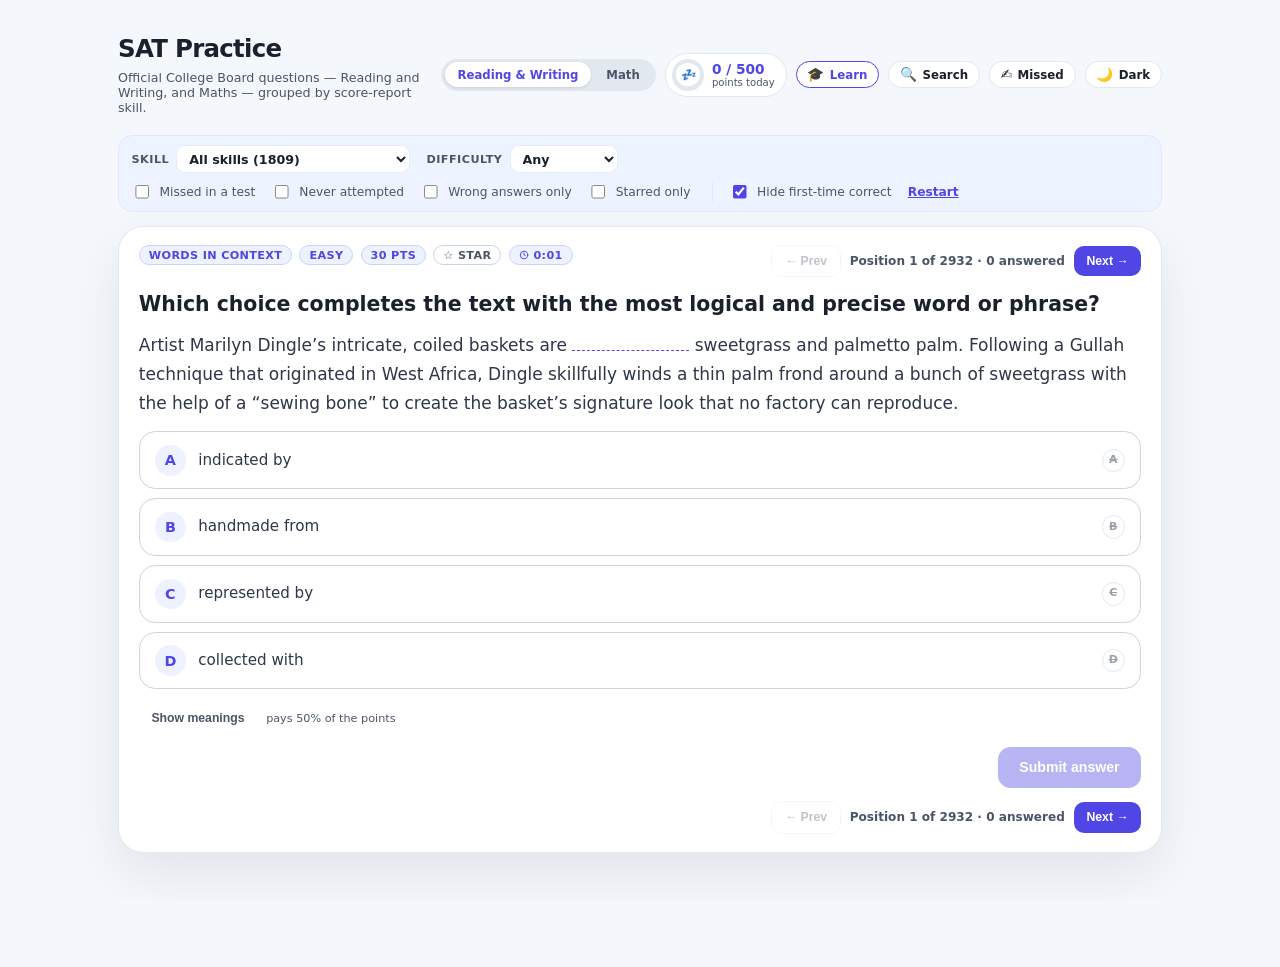
<file: index.html>
<!DOCTYPE html>
<html lang="en">
<head>
  <meta charset="UTF-8" />
  <meta name="viewport" content="width=device-width, initial-scale=1.0" />
  <title>SAT Practice</title>
  <!-- ?v= bumps whenever styles.css changes, so browsers and GitHub Pages
       cannot serve a stale stylesheet against new markup. -->
  <link rel="stylesheet" href="styles.css?v=103" />
  <script>
    // Applied before first paint so a saved dark preference never flashes light.
    try {
      var saved = localStorage.getItem('theme');
      if (saved === 'dark' || saved === 'light') {
        document.documentElement.setAttribute('data-theme', saved);
      }
    } catch (e) { /* storage unavailable; fall back to the OS preference */ }
  </script>
</head>
<body>
  <div class="page">
    <div class="topbar">
      <div>
        <!-- Names the app, not the section. The section switch is immediately
             below and already says which half he is in, so a heading that
             rewrote itself was both redundant and the thing still claiming this
             app is Reading-and-Writing only. -->
        <h1>SAT Practice</h1>
        <p>Official College Board questions — Reading and Writing, and Maths —
           grouped by score-report skill.</p>
      </div>
      <!-- The only progress kept on screen while he works, and the way into the
           rest of it: the ring fills with the day's points and the mark inside
           changes as it does, so one glance says how the day is going. -->
      <div class="topbar-tools">
        <!-- Up here with the chrome rather than down in the filter bar: the SAT
             scores these separately, 200-800 each, so they are two modes and not
             two filters -- switching swaps the pool, the skill list and the
             headline figure together. Moving it out also lets the filters below
             sit on one line. Maths is ~33 MB of MathML and figures and is not
             fetched until this is pressed. -->
        <div class="section-switch" role="group" aria-label="Section">
          <button type="button" class="section-btn is-on" data-section="rw"
                  aria-pressed="true">Reading &amp; Writing</button>
          <button type="button" class="section-btn" data-section="math"
                  aria-pressed="false">Math</button>
        </div>
        <button type="button" class="target-tile" id="openProgress" aria-label="Open progress">
          <span class="target-ring" id="targetRing">
            <span class="target-icon" id="targetIcon" aria-hidden="true">💤</span>
          </span>
          <span class="target-text">
            <span class="target-num" id="targetMini">0 / 500</span>
            <span class="target-lbl" id="targetLbl">points today</span>
          </span>
        </button>
        <!-- The other half of the app: not "answer this", but "learn this, then
             prove it three times over". Marked as the primary of the small
             controls because on a 1410 the lessons are worth more than the
             drill. -->
        <button type="button" class="theme-toggle is-primary" id="openLearn" aria-haspopup="dialog">
          <span class="theme-toggle-icon" aria-hidden="true">🎓</span>
          <span class="theme-toggle-label">Learn</span>
        </button>
        <!-- Find any question by what it says. The bank is 3,700 questions and
             the only ways in were the filters and the sequence; this is the way
             in when he remembers the passage and not where it lives. -->
        <button type="button" class="theme-toggle" id="openSearch" aria-haspopup="dialog">
          <span class="theme-toggle-icon" aria-hidden="true">🔍</span>
          <span class="theme-toggle-label">Search</span>
        </button>
        <!-- Every question he has missed on a real test, in one list. Shares the
             theme toggle's shape because it is the same kind of control: a small
             thing beside the ring, not competing with it. -->
        <button type="button" class="theme-toggle" id="openMissed" aria-haspopup="dialog">
          <span class="theme-toggle-icon" aria-hidden="true">✍️</span>
          <span class="theme-toggle-label">Missed</span>
        </button>
        <button type="button" class="theme-toggle" id="themeToggle" aria-pressed="false">
          <span class="theme-toggle-icon" aria-hidden="true">🌙</span>
          <span class="theme-toggle-label">Dark</span>
        </button>
      </div>
    </div>

    <!-- One compact bar. The skill list is built from the loaded banks and
         grouped by domain inside the dropdown, so the four score-report
         headings survive without costing four rows of screen. -->
    <!-- Two rows, and the split is the meaning: the top one NARROWS whatever set
         is chosen, the bottom one CHOOSES it. They were interleaved before -- a
         tick sitting between two dropdowns -- so neither group read as a group,
         and the two ticks that now combine sat on different lines. -->
    <div class="controls">
      <div class="controls-row">
        <label class="control">
          <span>Skill</span>
          <select id="skillSelect"></select>
        </label>
        <label class="control">
          <span>Difficulty</span>
          <select id="difficultySelect">
            <option value="all">Any</option>
            <option value="easy">Easy</option>
            <option value="medium">Medium</option>
            <option value="hard">Hard</option>
            <option value="very-hard">Very hard</option>
          </select>
        </label>
        <!-- Only ever means anything inside the missed set, so it appears with
             that tick and is absent otherwise rather than sitting there greyed
             out in every other view. Options are built from the set itself. Last
             of the three because it is the narrowest. -->
        <label class="control" id="testControl" hidden>
          <span>Test</span>
          <select id="testSelect"></select>
        </label>
      </div>

      <div class="controls-row">
        <!-- The four set ticks, then the one retirement, then the action. The two
             that draw a pool out of the bank come first and sit together, because
             ticking both means the two sets at once. -->
        <!-- A tick rather than a skill. As a skill it OCCUPIED the dropdown, so
             choosing it cost the skill breakdown entirely -- the one thing worth
             knowing about a set of mistakes is which skill they fall in. As a tick
             it narrows the pool and leaves the dropdown free to answer that, with
             counts. Works the same in both sections; maths misses are grouped by
             College Board's own skill for the question. -->
        <label class="switch" title="Only the questions you have missed on a real test. The Skill dropdown then counts them by skill, so you can see where they cluster.">
          <input type="checkbox" id="missedOnlyToggle" />
          <span>Missed in a test</span>
        </label>
        <!-- Never answered in the app and never met on a practice test either.
             Composes with the Difficulty dropdown, which is the point: "never
             attempted, hard" is the set worth working, and neither half of that is
             useful on its own. Ticked alongside "Missed in a test" it means the two
             sets TOGETHER -- his own mistakes plus fresh material -- because ANDing
             them would be empty by definition. -->
        <label class="switch" title="Only questions you have never answered here and never met on a practice test. Pair it with Difficulty — or with 'Missed in a test' to work both sets at once.">
          <input type="checkbox" id="neverOnlyToggle" />
          <span>Never attempted</span>
        </label>
        <!-- Questions he has missed are kept out of the ordinary sequence and
             gathered here, so they can be worked through as a set rather than met
             one at a time weeks apart. Nothing is deleted; this tick is where they
             live. -->
        <label class="switch" title="Questions you have missed are held out of the normal sequence and collected here. Tick to work through them as a set.">
          <input type="checkbox" id="wrongOnlyToggle" />
          <span>Wrong answers only</span>
        </label>
        <!-- The only set he picks by hand. Inside it the two automatic retirements
             are off: a question he starred must not disappear because he later got
             it right. -->
        <label class="switch" title="Only the questions you have starred. Star and unstar them on the question itself — nothing here is automatic.">
          <input type="checkbox" id="starredOnlyToggle" />
          <span>Starred only</span>
        </label>
        <!-- Different in kind from the four above -- it does not choose a set, it
             takes finished questions out of one -- so it sits after them, with a
             rule between. On by default: the useful set is what he has still to get
             right, not the whole bank. Nothing is deleted; unticking brings every
             one of them straight back. -->
        <label class="switch is-apart" title="Hides questions answered correctly first time and never missed since. Nothing is deleted — untick to practise them again.">
          <input type="checkbox" id="hideAcedToggle" checked />
          <span>Hide first-time correct</span>
        </label>
        <button type="button" class="link-btn" id="restartSequence">Restart</button>
      </div>
    </div>

    <div class="layout">
      <!-- id is the scroll anchor: advancing lands here rather than the page top. -->
      <div class="card" id="questionCard">
        <div class="question-panel">
          <!-- Shown the moment the day's target is met. "Keep going" dismisses it
               for the rest of the session, so the target is a finish line rather
               than a wall -- he can always carry on, he just knows he's done. -->
          <div class="day-done" id="dayDone" hidden>
            <div>
              <p class="day-done-title">Daily set complete</p>
              <p class="day-done-detail" id="dayDoneDetail"></p>
            </div>
            <button type="button" class="btn btn-small day-done-go" id="dayDoneGo">Keep going</button>
          </div>

          <!-- The pager rides the badge line rather than taking a row of its own:
               that line is mostly empty, and the title below keeps full width to
               wrap in. A second copy sits at the foot of the card, right-aligned
               to match. Only this readout is aria-live, so it announces once. -->
          <div class="question-header">
            <p class="q-meta"></p>
            <div class="pager">
              <button class="btn btn-small prev-question">← Prev</button>
              <p class="set-readout" aria-live="polite"></p>
              <button class="btn btn-small next-question">Next →</button>
            </div>
          </div>

          <!-- Two reasons a question needs the PDF open alongside: the extraction
               lost an underline the question asks about, or the answer lives in a
               graph or table, which is not text and so was never going to survive.
               The title and detail are both set from script. -->
          <div class="pdf-notice" id="pdfNotice" hidden>
            <p class="pdf-notice-title" id="pdfNoticeTitle">Read this one from the PDF</p>
            <p class="pdf-notice-detail" id="pdfNoticeDetail"></p>
          </div>

          <h2 class="question-title">Loading…</h2>

          <p class="cloze"></p>

          <!-- Maths stems are multi-paragraph and can hold a figure, and a <p>
               cannot contain a <p> -- dropped into .cloze above, the parser would
               unnest them and the stem would come apart. Its own block, shown
               instead of the title and cloze for that section. -->
          <div class="math-stem" id="mathStem" hidden></div>

          <!-- Shown automatically for any question tagged with a relationship;
               there is no switch because committing to the direction first is
               how these are meant to be worked. -->
          <div class="direction-step" id="directionStep" hidden>
            <p class="direction-prompt">Before you look at the choices — which way does this sentence turn?</p>
            <div class="direction-choices" id="directionChoices"></div>
            <p class="direction-feedback" id="directionFeedback" hidden></p>
          </div>

          <div class="options"></div>

          <!-- Words in Context only. Reveals what the four choices mean before he
               answers, for a share of the points -- without it, a question whose
               words he does not know is a blind guess, and he learns nothing from
               it. The share falls the more he leans on it in a day. -->
          <div class="peek-row" id="peekRow" hidden>
            <button type="button" class="btn btn-small peek-btn" id="peekBtn">
              Show meanings
            </button>
            <span class="peek-note" id="peekNote"></span>
          </div>

          <!-- Grading sits behind a button on purpose: clicking a choice only
               marks it, so two options can be weighed and the mark moved before
               anything is committed. Hidden once the question has been graded. -->
          <div class="submit-row" id="submitRow">
            <button type="button" class="btn submit-answer" id="submitAnswer" disabled>Submit answer</button>
          </div>

          <p class="rule-box" id="ruleBox" hidden></p>

          <!-- Vocabulary drill only: hands him back to the question the word came
               from, so a word is never just a word on a card. -->
          <div class="source-row" id="sourceRow" hidden>
            <button type="button" class="btn btn-small source-link" id="sourceLink">
              See this word in its question →
            </button>
          </div>

          <div class="pager pager-bottom">
            <button class="btn btn-small prev-question">← Prev</button>
            <p class="set-readout"></p>
            <button class="btn btn-small next-question">Next →</button>
          </div>

        </div>
      </div>

    </div>
  </div>


  <!-- Progress lives here rather than beside the question: a wall of numbers
       moving in his peripheral vision while he reads a passage was the problem.
       Native <dialog> brings the backdrop, Esc and focus handling with it. -->
  <dialog class="progress-dialog" id="progressDialog" aria-labelledby="progressTitle">
    <div class="progress-head">
      <div>
        <h2 class="progress-title" id="progressTitle">Progress</h2>
        <p class="progress-sub" id="progressSub"></p>
      </div>
      <button type="button" class="dialog-close" id="closeProgress" aria-label="Close progress">
        <span aria-hidden="true">×</span>
      </button>
    </div>
    <div class="progress-body">
      <!-- Four tiles: the day, the score, the habit, the record. Every figure on
           screen at once, so there is nothing to navigate. -->
      <div class="tiles">
        <div class="tile">
          <div class="tile-k">Today</div>
          <div class="tile-v is-accent" id="dailyCount">0</div>
          <div class="tile-n" id="dailyNote">of 500 points</div>
          <div class="daily-track">
            <div class="daily-fill" id="dailyFill"></div>
          </div>
          <!-- Right plus wrong IS answered, so a third count said nothing new. -->
          <div class="session-summary">
            <span class="chip-right" id="correctCount">✓ 0</span>
            <span class="chip-wrong" id="incorrectCount">✗ 0</span>
          </div>

          <!-- Where the day's points came from. The two sections are scored
               separately by the SAT, so one total answers "did I work today" but
               not "did I work on the thing I am weakest at". Hidden until there
               are points to split. -->
          <div class="day-split" id="daySplit" hidden>
            <span class="split-part"><b id="splitRwPts">0</b> R&amp;W</span>
            <span class="split-part"><b id="splitMathPts">0</b> Math</span>
            <!-- Only on a day that straddles the arrival of the split: points
                 answered before it existed belong to no section. Shown so the
                 parts always reconcile with the total above. -->
            <span class="split-part is-rest" id="splitRest" hidden>
              <b id="splitRestPts">0</b> earlier
            </span>
          </div>
        </div>

        <div class="tile">
          <div class="tile-k">Projected</div>
          <div class="tile-v" id="projection">—</div>
          <div class="tile-n" id="projectionNote"></div>
          <!-- Both sections at once, the way the points split does: the big number
               follows whichever section he is working, but a progress dialog is
               read to see where he stands overall, and switching section to find
               the other figure would defeat that. The SAT scores them separately,
               so there is no combined total here on purpose. -->
          <div class="day-split" id="scoreSplit" hidden>
            <span class="split-part"><b id="splitRwScore">—</b> R&amp;W</span>
            <span class="split-part"><b id="splitMathScore">—</b> Math</span>
          </div>
        </div>

        <div class="tile">
          <div class="tile-k">Streak</div>
          <div class="tile-v" id="streakValue">0</div>
          <div class="tile-n" id="streakDays">days in a row</div>
        </div>

        <div class="tile">
          <div class="tile-k">Best day</div>
          <div class="tile-v" id="bestValue">—</div>
          <div class="tile-n" id="pointsNote"></div>
        </div>
      </div>

      <div class="panel-grid">
        <section>
          <h3 class="panel-heading">Run-in to the SAT</h3>
          <!-- The grid is aria-hidden: the streak tile says it in words already,
               and a screen reader gains nothing from fifty unlabelled squares. -->
          <div class="heat-labels" aria-hidden="true">
            <span>M</span><span>T</span><span>W</span><span>T</span><span>F</span><span>S</span><span>S</span>
          </div>
          <div class="heat" id="heatmap" aria-hidden="true"></div>
        </section>

        <section>
          <h3 class="panel-heading">Skill strength · weakest first</h3>
          <div class="skills-grid" id="skillStats"></div>
          <p class="queue-note">
            The multiplier is what each answer pays. Pick a skill from the dropdown
            to work on it.
          </p>
          <div class="streak" id="streakStrip" aria-label="Recent answers"></div>
          <p class="queue-note" id="lifetimeStats">No questions answered yet</p>
          <p class="direction-score" id="directionScore" hidden></p>
        </section>
      </div>

      <!-- Vocabulary he has actually met, gathered from the questions he has
           worked. Words from questions he got wrong come first, because those are
           the ones that cost him marks. The list scrolls inside its own box so the
           dialog itself never does. -->
      <section class="words-block">
        <h3 class="panel-heading" id="wordsHeading">Words met</h3>
        <div class="words-list" id="wordsList"></div>
      </section>

      <!-- What is still untouched, so "how much is left" has an answer that is
           not "scroll until the questions run out". A bank he has never met is
           worth more than one he has, and this is the only place that says how
           much of it there is. -->
      <section class="words-block">
        <h3 class="panel-heading">Never attempted</h3>
        <div class="left-rows" id="leftToDo"></div>
        <p class="queue-note" id="leftNote"></p>
      </section>
    </div>
  </dialog>

  <!-- Every question missed on a real test, in one place: the sittings down the
       left, the question he picks laid out on the right. One dialog rather than a
       list that opens a second over the top of itself -- browsing and reading are
       the same activity here, and a popup covering the list loses his place in it.
       Nothing is withheld on the right: he has already sat these. -->
  <dialog class="progress-dialog missed-dialog" id="missedDialog" aria-labelledby="missedTitle">
    <div class="progress-head">
      <div>
        <h2 class="progress-title" id="missedTitle">Missed in a test</h2>
        <p class="progress-sub" id="missedSub"></p>
      </div>
      <button type="button" class="dialog-close" id="closeMissed" aria-label="Close missed questions">
        <span aria-hidden="true">×</span>
      </button>
    </div>

    <div class="missed-split">
      <!-- Left: the filters and the list, scrolling on their own. -->
      <div class="missed-pane">
        <div class="missed-filters">
          <label class="control">
            <span>Test</span>
            <select id="missedTest"></select>
          </label>
          <label class="control">
            <span>Skill</span>
            <select id="missedSkill"></select>
          </label>
        </div>
        <div class="missed-body" id="missedList"></div>
      </div>

      <!-- Right: whichever question is selected, as the card renders it. -->
      <div class="missed-detail" id="missedDetail">
        <div class="missed-detail-head">
          <h3 class="missed-detail-title" id="qDialogTitle">Nothing selected</h3>
          <p class="progress-sub" id="qDialogSub"></p>
        </div>
        <div class="question-body" id="qDialogBody"></div>
        <!-- Two things to want from a question he has already sat, and opening it
             should not decide for him: read it cold and try it again, or go
             straight to why the answer was the answer. So it opens unmarked and
             the solution is a deliberate press. -->
        <div class="question-foot">
          <button type="button" class="btn btn-small" id="revealSolution" hidden>See solution</button>
          <button type="button" class="btn btn-small" id="practiseQuestion" hidden>Take this question</button>
        </div>
      </div>
    </div>
  </dialog>

  <!-- Learn. A shelf of lessons, each with a three-rung ladder behind it:
       easy, test level, hardest. Everything inside is rendered by app.js, so the
       markup is only the frame. -->
  <dialog class="progress-dialog learn-dialog" id="learnDialog" aria-labelledby="learnTitle">
    <div class="progress-head">
      <div>
        <h2 class="progress-title" id="learnTitle">Learn</h2>
        <p class="progress-sub" id="learnSub"></p>
      </div>
      <button type="button" class="dialog-close" id="closeLearn" aria-label="Close Learn">
        <span aria-hidden="true">×</span>
      </button>
    </div>
    <div class="learn-body" id="learnBody"></div>
  </dialog>

  <!-- Search. One box, results underneath, and a press takes him to the
       question in the drill. -->
  <dialog class="progress-dialog search-dialog" id="searchDialog" aria-labelledby="searchTitle">
    <div class="progress-head">
      <div>
        <h2 class="progress-title" id="searchTitle">Search</h2>
        <p class="progress-sub" id="searchSub">Any word from a passage, a question or an answer choice.</p>
      </div>
      <button type="button" class="dialog-close" id="closeSearch" aria-label="Close search">
        <span aria-hidden="true">×</span>
      </button>
    </div>

    <div class="search-bar">
      <input type="search" id="searchInput" class="search-input" autocomplete="off"
             placeholder="e.g. zebras, Marianne Moore, semicolon" aria-label="Search questions" />
      <label class="control search-scope">
        <span>In</span>
        <select id="searchScope">
          <option value="all">Everything</option>
          <option value="rw">Reading &amp; Writing</option>
          <option value="math">Math</option>
          <option value="missed">Missed in a test</option>
        </select>
      </label>
    </div>

    <div class="search-body" id="searchResults"></div>
    <!-- Pinned to the foot of the dialog: stepping through pages should not mean
         scrolling to the bottom of one to find the way to the next. -->
    <div class="search-pager" id="searchPager" hidden></div>
  </dialog>

  <script src="shared.js?v=11"></script>
  <script src="app.js?v=120"></script>
</body>
</html>
</file>
<file: styles.css>
:root {
  color-scheme: light;
  --bg: #f4f7fb;
  --fg: #1a202c;
  --muted: #4a5568;
  --body-text: #2d3748;
  --detail-text: #475569;
  --heading: #1f2937;

  --card-bg: #ffffff;
  --card-border: #e2e8f0;
  --card-shadow: 0 24px 60px rgba(15, 23, 42, 0.08);

  --panel-bg: #eef4ff;
  --panel-border: #e0e8ff;
  --panel-fg: #1e3a8a;
  --chip-bg: #ffffff;
  --chip-border: #e6edf9;

  --option-bg: #ffffff;
  --option-border: #cbd5e1;
  --option-hover: #667eea;
  --rule: #e2e8f0;

  --btn-bg: #e2e8f0;
  --btn-fg: #1f2937;

  --correct-border: #22c55e;
  --correct-bg: #ecfdf5;
  --incorrect-border: #ef4444;
  --incorrect-bg: #fef2f2;

  --pending-bg: #fef3c7;
  --pending-fg: #92400e;
  --good-bg: #d1fae5;
  --good-fg: #166534;
  --bad-bg: #fee2e2;
  --bad-fg: #991b1b;

  --accent: #4f46e5;
  --accent-fg: #ffffff;
  --accent-soft: #eef2ff;
  --accent-border: #c7d2fe;
}

/* Dark values live in one place and are applied by two selectors below:
   the OS preference, and an explicit data-theme set by the toggle. */
@media (prefers-color-scheme: dark) {
  :root:not([data-theme="light"]) {
    color-scheme: dark;
    --bg: #0f172a;
    --fg: #e2e8f0;
    --muted: #94a3b8;
    --body-text: #cbd5e1;
    --detail-text: #94a3b8;
    --heading: #f1f5f9;

    --card-bg: #1e293b;
    --card-border: #334155;
    --card-shadow: 0 24px 60px rgba(0, 0, 0, 0.45);

    --panel-bg: #172136;
    --panel-border: #33415f;
    --panel-fg: #93c5fd;
    --chip-bg: #0f172a;
    --chip-border: #334155;

    --option-bg: #1e293b;
    --option-border: #475569;
    --option-hover: #818cf8;
    --rule: #334155;

    --btn-bg: #334155;
    --btn-fg: #e2e8f0;

    --correct-border: #22c55e;
    --correct-bg: #052e1b;
    --incorrect-border: #ef4444;
    --incorrect-bg: #3f1212;

    --pending-bg: #422006;
    --pending-fg: #fcd34d;
    --good-bg: #052e1b;
    --good-fg: #6ee7b7;
    --bad-bg: #3f1212;
    --bad-fg: #fca5a5;

    --accent: #818cf8;
    --accent-fg: #0f172a;
    --accent-soft: #272554;
    --accent-border: #4338ca;
  }
}

:root[data-theme="dark"] {
  color-scheme: dark;
  --bg: #0f172a;
  --fg: #e2e8f0;
  --muted: #94a3b8;
  --body-text: #cbd5e1;
  --detail-text: #94a3b8;
  --heading: #f1f5f9;

  --card-bg: #1e293b;
  --card-border: #334155;
  --card-shadow: 0 24px 60px rgba(0, 0, 0, 0.45);

  --panel-bg: #172136;
  --panel-border: #33415f;
  --panel-fg: #93c5fd;
  --chip-bg: #0f172a;
  --chip-border: #334155;

  --option-bg: #1e293b;
  --option-border: #475569;
  --option-hover: #818cf8;
  --rule: #334155;

  --btn-bg: #334155;
  --btn-fg: #e2e8f0;

  --correct-border: #22c55e;
  --correct-bg: #052e1b;
  --incorrect-border: #ef4444;
  --incorrect-bg: #3f1212;

  --pending-bg: #422006;
  --pending-fg: #fcd34d;
  --good-bg: #052e1b;
  --good-fg: #6ee7b7;
  --bad-bg: #3f1212;
  --bad-fg: #fca5a5;

  --accent: #818cf8;
  --accent-fg: #0f172a;
  --accent-soft: #272554;
  --accent-border: #4338ca;
}

* {
  box-sizing: border-box;
}

/* The hidden attribute is display:none from the UA stylesheet, and ANY author
   rule that sets display beats it regardless of specificity. Three elements are
   toggled with .hidden from JS and also carry a display of their own --
   .submit-row, .day-done and .options -- so without this they never actually
   hide. Keep this rule above the components it guards. */
[hidden] {
  display: none !important;
}

body {
  margin: 0;
  font-family: Inter, system-ui, sans-serif;
  background: var(--bg);
  color: var(--fg);
  display: flex;
  justify-content: center;
  /* Bakes in what browser zoom at 90% looked like. Applied here rather than
     scaling forty individual values because zoom scales everything -- type, the
     px paddings and gaps, the badge chips, the sidebar -- in one proportional
     step, which is exactly what the browser was doing. Set to 1 to undo.
     Note this does NOT shift the media-query breakpoints: real browser zoom
     widens the viewport in CSS px, element zoom does not, so the 780px stacking
     point still fires on the true window width. That is the behaviour we want. */
  zoom: 0.9;
}

.page {
  /* max-width rather than a fixed width, so windows narrower than 1200px
     shrink to fit instead of forcing the page to scroll sideways. */
  width: 100%;
  max-width: 1200px;
  margin-top: 18px;
  padding: 20px;
}

.topbar {
  display: flex;
  position: relative;
  justify-content: space-between;
  align-items: center;
  gap: 24px;
  margin-bottom: 22px;
}
.topbar h1 {
  margin: 0;
  font-size: 1.7rem;
  letter-spacing: -0.03em;
}
.topbar p {
  margin: 8px 0 0;
  color: var(--muted);
  /* Wide enough to keep the subtitle on one line on a desktop; it still wraps
     on narrow screens, where the topbar stacks anyway. */
  max-width: 640px;
  font-size: 0.88rem;
}

.sparkle-canvas {
  position: absolute;
  inset: 0;
  width: 100%;
  height: 100%;
  pointer-events: none;
  border-radius: 28px;
  z-index: 10;
  background: transparent;
}



.session-summary {
  display: flex;
  gap: 6px;
  flex-wrap: wrap;
  color: var(--panel-fg);
  font-size: 0.92rem;
  font-weight: 700;
  align-items: center;
}

.session-summary .chip-right {
  color: var(--good-fg);
  border-color: var(--correct-border);
}

.session-summary .chip-wrong {
  color: var(--bad-fg);
  border-color: var(--incorrect-border);
}

.session-summary span {
  padding: 3px 9px;
  border-radius: 999px;
  background: var(--chip-bg);
  border: 1px solid var(--chip-border);
  font-weight: 600;
  font-size: 0.92rem;
}






.daily-track {
  height: 6px;
  border-radius: 999px;
  background: var(--btn-bg);
  overflow: hidden;
}

.daily-fill {
  height: 100%;
  width: 0;
  border-radius: 999px;
  background: var(--accent);
  transition: width 0.35s ease;
}

/* Green rather than accent once the day is done, so a full bar reads as
   finished instead of merely long. */
.daily-fill.is-done {
  background: var(--correct-border);
}

/* Banner at the top of the card the moment the target is met. */
.day-done {
  display: flex;
  align-items: center;
  justify-content: space-between;
  gap: 14px;
  padding: 12px 14px;
  border-radius: 14px;
  border: 1px solid var(--correct-border);
  background: var(--correct-bg);
}

.day-done-title {
  margin: 0;
  font-size: 0.98rem;
  font-weight: 700;
  color: var(--fg);
}

.day-done-detail {
  margin: 2px 0 0;
  font-size: 0.84rem;
  color: var(--body-text);
}

.day-done-go {
  flex-shrink: 0;
  background: transparent;
  color: var(--muted);
  border: 1px solid var(--btn-bg);
}

.day-done-go:hover {
  background: var(--btn-bg);
  color: var(--btn-fg);
}

@media (prefers-reduced-motion: reduce) {
  .daily-fill { transition: none; }
}






/* The per-question worth, sitting with the skill and difficulty badges. Accent
   fill rather than the outlined look of the others, because it is the one badge
   that changes question to question. */
.q-meta .tag-points {
  background: var(--accent);
  border-color: var(--accent);
  color: var(--accent-fg);
  font-variant-numeric: tabular-nums;
}

/* ---------- Words met ---------- */

.source-row {
  display: flex;
  justify-content: flex-start;
}

.source-link {
  background: var(--accent-soft);
  color: var(--accent);
  border: 1px solid var(--accent-border);
}

.source-link:hover {
  background: var(--accent);
  color: var(--accent-fg);
}

.words-block {
  padding-top: 16px;
  border-top: 1px solid var(--rule);
}

/* One row per section, laid out like the day's points split above -- the same
   question asked of a different quantity, so it reads the same way. */
.left-rows {
  display: grid;
  gap: 6px;
  margin-top: 4px;
}
.left-row {
  display: flex;
  align-items: baseline;
  gap: 8px;
  font-size: 0.82rem;
  color: var(--muted);
}
.left-row b {
  font-size: 1rem;
  font-weight: 700;
  font-variant-numeric: tabular-nums;
  color: var(--fg);
}
/* The section name carries the row, so it is the one part set in the body ink. */
.left-row .left-name {
  font-weight: 600;
  color: var(--fg);
  min-width: 8.5rem;
}
/* Pushed to the far end: it is the same fact counted the other way round, and
   reads as a check on the big number rather than as a second one to add up. */
.left-row .left-of { margin-left: auto; }

/* The breakdown of what "attempted" was made of, set under its own row and
   indented to the section name so it reads as belonging to it. */
.left-split {
  font-size: 0.76rem;
  color: var(--muted);
  opacity: 0.85;
  margin: -2px 0 2px;
}

/* Scrolls inside its own box, so a long list never makes the dialog scroll. */
.words-list {
  max-height: 116px;
  overflow-y: auto;
  display: grid;
  grid-template-columns: repeat(2, minmax(0, 1fr));
  gap: 2px 26px;
  padding-right: 6px;
}

.word-row {
  display: flex;
  align-items: baseline;
  gap: 8px;
  padding: 3px 0;
  font-size: 0.85rem;
  border-bottom: 1px solid transparent;
}

.word-term {
  flex: 0 0 auto;
  font-weight: 700;
  color: var(--fg);
}

.word-gloss {
  min-width: 0;
  color: var(--muted);
  /* One line each: the list is for recognition, and the sentence is on hover. */
  white-space: nowrap;
  overflow: hidden;
  text-overflow: ellipsis;
}

/* Met in a question he got wrong -- the ones worth coming back to. */
.word-row.is-missed .word-term {
  color: var(--bad-fg);
}

.word-row.is-missed {
  border-bottom-color: var(--incorrect-border);
}

@media (max-width: 720px) {
  .words-list {
    grid-template-columns: minmax(0, 1fr);
  }
}

.q-meta .tag-points.is-earned {
  background: var(--correct-border);
  border-color: var(--correct-border);
  color: var(--card-bg);
}

.q-meta .tag-points.is-missed {
  background: transparent;
  border-color: var(--option-border);
  color: var(--muted);
}

/* The clock. Outlined and muted rather than filled: it ticks once a second, and a
   coloured badge doing that beside the question is a thing to watch instead of the
   question. tabular-nums so the line does not shuffle as the digits change, and a
   min-width so it does not jump a pixel wider going from 0:59 to 1:00. */
.q-meta .tag-timer {
  display: inline-flex;
  align-items: center;
  justify-content: center;
  gap: 5px;
  min-width: 64px;
  background: transparent;
  border-color: var(--option-border);
  color: var(--muted);
  font-variant-numeric: tabular-nums;
}

/* A clock face ahead of the digits, drawn as a mask rather than an image so it
   takes the badge's own colour -- including the amber it turns past the pace -- and
   as a mask rather than a character because Unicode's clock glyphs render as
   full-colour emoji on most platforms, which would fight everything around them.
   One hand straight up and one to the lower right: two hands at different angles
   is what reads as a clock at 11px, where a symmetrical 12:00 reads as a cross. */
.q-meta .tag-timer::before {
  --clock: url("data:image/svg+xml,%3Csvg xmlns='http://www.w3.org/2000/svg' viewBox='0 0 24 24' fill='none' stroke='%23000' stroke-width='2.4' stroke-linecap='round' stroke-linejoin='round'%3E%3Ccircle cx='12' cy='12' r='9'/%3E%3Cpath d='M12 7.4V12l3.4 2'/%3E%3C/svg%3E");
  content: "";
  flex: none;
  width: 0.92em;
  height: 0.92em;
  background-color: currentColor;
  -webkit-mask: var(--clock) center / contain no-repeat;
  mask: var(--clock) center / contain no-repeat;
}

/* Without a mask, that rule is a filled box painting a solid square where the
   clock should be. No icon is the better failure. */
@supports not ((mask: none) or (-webkit-mask: none)) {
  .q-meta .tag-timer::before { display: none; }
}

/* Past the pace budget. This one is meant to catch his eye. */
.q-meta .tag-timer.is-slow {
  background: var(--pending-bg);
  border-color: var(--pending-fg);
  color: var(--pending-fg);
}








.heat-labels,
.heat {
  display: grid;
  grid-template-columns: repeat(7, 1fr);
  gap: 4px;
  /* Capped hard: the runway is eight rows deep, so full-width cells would make
     the calendar the tallest thing in the panel by a distance. */
  max-width: 224px;
}

.heat-labels {
  margin-bottom: 3px;
}

.heat {
  margin-bottom: 14px;
}

.heat-labels span {
  font-size: 0.7rem;
  font-weight: 700;
  text-align: center;
  color: var(--muted);
}

.heat-cell {
  /* Square, and sized by the column rather than fixed, so the grid fits the
     sidebar whatever the runway length turns out to be. */
  aspect-ratio: 1;
  border-radius: 3px;
  background: var(--btn-bg);
  /* Holds the day's points -- ~43px of cell inside the capped grid. */
  display: flex;
  align-items: center;
  justify-content: center;
  font-size: 0.66rem;
  font-weight: 700;
  font-style: normal;
  line-height: 1;
  font-variant-numeric: tabular-nums;
  overflow: hidden;
}

/* Contrast follows the fill: dark text on the pale end, light on the strong. */
.heat-cell.heat-1 { color: var(--fg); }
.heat-cell.heat-2,
.heat-cell.heat-3,
.heat-cell.heat-4 { color: var(--card-bg); }

/* Four steps from a third of the target to the whole of it. */
.heat-cell.heat-0 { background: var(--btn-bg); }
.heat-cell.heat-1 { background: color-mix(in srgb, var(--accent) 30%, var(--btn-bg)); }
.heat-cell.heat-2 { background: color-mix(in srgb, var(--accent) 55%, var(--btn-bg)); }
.heat-cell.heat-3 { background: color-mix(in srgb, var(--accent) 78%, var(--btn-bg)); }
.heat-cell.heat-4 { background: var(--correct-border); }

/* Days not yet reached: a dot, not an outlined box. Forty empty squares with
   borders read as a spreadsheet; dots read as space still to fill. */
.heat-cell.is-future {
  background: radial-gradient(circle, var(--rule) 0 1.5px, transparent 1.6px);
  box-shadow: none;
}

.heat-cell.is-today {
  box-shadow: inset 0 0 0 1.5px var(--accent);
}

/* Test day: a ring rather than a solid block, so two red squares do not shout
   over the fortnight of work leading up to them. */
.heat-cell.is-exam {
  background: color-mix(in srgb, var(--incorrect-border) 22%, transparent);
  box-shadow: inset 0 0 0 1.5px var(--incorrect-border);
}

/* progress bar removed: use questions answered label instead */

.card {
  position: relative;
  border-top: 3px solid var(--accent);
  background: var(--card-bg);
  border-radius: 28px;
  box-shadow: var(--card-shadow);
  overflow: hidden;
  border: 1px solid var(--card-border);
  margin: 0 auto;
}

/* Advancing scrolls this card to the top of the viewport; without the margin its
   top border and accent rule would sit flush against the edge and read as cut. */
#questionCard {
  scroll-margin-top: 20px;
}

.question-panel {
  display: flex;
  flex-direction: column;
  gap: 15px;
  padding: 20px 22px;
}

.question-header {
  display: flex;
  justify-content: space-between;
  align-items: flex-start;
  gap: 16px;
}

/* No margin: the title is its own child of .question-panel now, so the panel's
   gap is what spaces it off the badge line above. */
.question-title {
  margin: 0;
  font-size: 1.42rem;
  line-height: 1.32;
}

.question-text {
  margin: 0;
  color: var(--body-text);
  line-height: 1.8;
  font-size: 1rem;
}

/* Question card takes the remaining width; the sidebar card sits beside it. */
.layout {
  display: flex;
  align-items: flex-start;
  gap: 24px;
}

/* Only the question card lives here now; progress moved into a dialog. */
.layout > .card {
  flex: 1;
  min-width: 0;
}

.panel-heading {
  margin: 0 0 12px;
  font-size: 0.84rem;
  font-weight: 700;
  letter-spacing: 0.09em;
  text-transform: uppercase;
  color: var(--muted);
}

/* ---------- Top bar tools ---------- */

.topbar-tools {
  display: flex;
  align-items: center;
  flex-wrap: wrap;
  justify-content: flex-end;
  gap: 10px;
  flex-shrink: 0;
}

/* The tile that stays on screen while he works, and the way into the panel.
   No separate button: the tile IS the control. */
.target-tile {
  display: flex;
  align-items: center;
  gap: 9px;
  padding: 6px 12px 6px 7px;
  border: 1px solid var(--card-border);
  border-radius: 999px;
  background: var(--card-bg);
  color: var(--fg);
  font: inherit;
  cursor: pointer;
  text-align: left;
  transition: border-color 0.15s ease, transform 0.15s ease, box-shadow 0.15s ease;
}

.target-tile:hover {
  border-color: var(--accent-border);
  transform: translateY(-1px);
  box-shadow: 0 4px 14px rgba(0, 0, 0, 0.12);
}

.target-tile:focus-visible {
  outline: 2px solid var(--accent);
  outline-offset: 2px;
}

/* Conic gradient rather than an SVG arc: one custom property to animate, and it
   inherits the theme's colours for free. */
.target-ring {
  position: relative;
  flex: 0 0 auto;
  width: 35px;
  height: 35px;
  border-radius: 50%;
  display: grid;
  place-items: center;
  background: conic-gradient(
    var(--accent) calc(var(--pct, 0) * 1%),
    var(--btn-bg) 0
  );
  transition: background 0.4s ease;
}

.target-ring.is-done {
  background: conic-gradient(var(--correct-border) 100%, var(--correct-border) 0);
}

/* One extra outer ring per whole target beyond the first, so overshooting keeps
   showing on the tile instead of the ring simply sitting full. */
.target-ring[data-laps="1"] {
  box-shadow:
    0 0 0 2px var(--card-bg),
    0 0 0 3.5px var(--correct-border);
}

.target-ring[data-laps="2"] {
  box-shadow:
    0 0 0 2px var(--card-bg),
    0 0 0 3.5px var(--correct-border),
    0 0 0 5.5px var(--card-bg),
    0 0 0 7px var(--correct-border);
}

.target-ring[data-laps="3"] {
  box-shadow:
    0 0 0 2px var(--card-bg),
    0 0 0 3.5px var(--correct-border),
    0 0 0 5.5px var(--card-bg),
    0 0 0 7px var(--correct-border),
    0 0 0 9px var(--card-bg),
    0 0 0 10.5px var(--correct-border);
}

/* The rings need somewhere to sit once there are two or three of them. */
.target-ring[data-laps="1"] { margin: 0 3px; }
.target-ring[data-laps="2"] { margin: 0 6px; }
.target-ring[data-laps="3"] { margin: 0 10px; }

/* The inner disc, which also carries the stage mark. */
.target-icon {
  width: 26px;
  height: 26px;
  border-radius: 50%;
  background: var(--card-bg);
  display: grid;
  place-items: center;
  font-size: 0.86rem;
  line-height: 1;
}

/* The mark dances only once the target is beaten. While he is still working
   toward it the tile stays still -- a permanently moving thing in the top bar
   is the distraction the sidebar was removed to avoid. It gets livelier with
   each extra target. */
.target-ring.is-done .target-icon {
  animation: icon-dance 1.7s ease-in-out infinite;
}

.target-ring.is-done[data-laps="2"] .target-icon { animation-duration: 1.15s; }
.target-ring.is-done[data-laps="3"] .target-icon { animation-duration: 0.8s; }

@keyframes icon-dance {
  0%, 100% { transform: translateY(0) rotate(0deg); }
  20% { transform: translateY(-2px) rotate(-9deg); }
  45% { transform: translateY(0) rotate(0deg) scale(1.06); }
  70% { transform: translateY(-2px) rotate(9deg); }
}

/* A one-off jump the moment a new stage is reached, over the top of the idle
   dance, so passing a milestone is felt and not merely displayed. */
.target-icon.is-promoted {
  animation: icon-pop 0.6s cubic-bezier(0.2, 1.4, 0.3, 1);
}

@keyframes icon-pop {
  0% { transform: scale(0.5) rotate(-20deg); }
  55% { transform: scale(1.45) rotate(10deg); }
  100% { transform: scale(1) rotate(0deg); }
}

@media (prefers-reduced-motion: reduce) {
  .target-ring.is-done .target-icon,
  .target-icon.is-promoted {
    animation: none;
  }
}

.target-text {
  display: flex;
  flex-direction: column;
  line-height: 1.2;
}

.target-num {
  font-size: 0.95rem;
  font-weight: 700;
  color: var(--accent);
  font-variant-numeric: tabular-nums;
  white-space: nowrap;
}

.target-num.is-done {
  color: var(--good-fg);
}

.target-lbl {
  font-size: 0.7rem;
  color: var(--muted);
  white-space: nowrap;
}

@media (prefers-reduced-motion: reduce) {
  .target-ring { transition: none; }
  .target-tile:hover { transform: none; }
}

/* ---------- Progress dialog ---------- */

.progress-dialog {
  width: min(94vw, 1000px);
  max-height: 92vh;
  padding: 0;
  margin: auto;
  border: 1px solid var(--card-border);
  border-radius: 20px;
  background: var(--card-bg);
  color: var(--fg);
  box-shadow: 0 30px 70px rgba(0, 0, 0, 0.35);
  overflow: hidden;
}

.progress-dialog::backdrop {
  background: rgba(8, 12, 24, 0.6);
  backdrop-filter: blur(3px);
}

/* Rises into place. Keyframes rather than a transition, because a dialog opens
   out of display:none and transitions cannot animate across that. */
.progress-dialog[open] {
  animation: dialog-in 0.2s cubic-bezier(0.2, 0.9, 0.25, 1);
}

.progress-dialog[open]::backdrop {
  animation: backdrop-in 0.2s ease;
}

@keyframes dialog-in {
  from {
    opacity: 0;
    transform: translateY(12px) scale(0.97);
  }
}

@keyframes backdrop-in {
  from { opacity: 0; }
}

/* Header stays put while the body scrolls under it. */
.progress-head {
  position: relative;
  display: flex;
  align-items: flex-start;
  justify-content: space-between;
  gap: 14px;
  padding: 18px 20px 14px;
  border-bottom: 1px solid var(--rule);
  background: var(--card-bg);
}

.progress-title {
  margin: 0;
  font-size: 1.35rem;
  font-weight: 700;
  letter-spacing: -0.02em;
}

/* One line of live state, so the panel says something before it is read. */
.progress-sub {
  margin: 3px 0 0;
  font-size: 0.9rem;
  color: var(--muted);
}

/* Icon only, circular, hard right. */
.dialog-close {
  flex: 0 0 auto;
  width: 31px;
  height: 31px;
  padding: 0;
  display: inline-flex;
  align-items: center;
  justify-content: center;
  border: 1px solid var(--rule);
  border-radius: 50%;
  background: transparent;
  color: var(--muted);
  font: inherit;
  font-size: 1.3rem;
  line-height: 1;
  cursor: pointer;
  transition: background 0.15s ease, color 0.15s ease, transform 0.2s ease;
}

.dialog-close:hover {
  background: var(--btn-bg);
  color: var(--fg);
  transform: rotate(90deg);
}

.dialog-close:focus-visible {
  outline: 2px solid var(--accent);
  outline-offset: 2px;
}

.progress-body {
  display: flex;
  flex-direction: column;
  gap: 18px;
  padding: 18px 20px;
  overflow-y: auto;
  max-height: calc(92vh - 84px);
}

/* Four figures across the top: the day, the score, the habit, the record. */
.tiles {
  display: grid;
  grid-template-columns: repeat(4, minmax(0, 1fr));
  gap: 10px;
}

.tile {
  display: flex;
  flex-direction: column;
  gap: 1px;
  padding: 14px 16px;
  border-radius: 13px;
  border: 1px solid var(--panel-border);
  background: var(--panel-bg);
}

.tile-k {
  font-size: 0.73rem;
  font-weight: 700;
  letter-spacing: 0.08em;
  text-transform: uppercase;
  color: var(--muted);
}

.tile-v {
  font-size: 1.85rem;
  font-weight: 700;
  line-height: 1.15;
  letter-spacing: -0.02em;
  font-variant-numeric: tabular-nums;
}

.tile-v.is-accent { color: var(--accent); }

/* Direction on the projected score: above his Practice 5 result or below it. */
.tile-v.is-up { color: var(--good-fg); }
.tile-v.is-down { color: var(--pending-fg); }

.tile-n {
  font-size: 0.82rem;
  line-height: 1.35;
  color: var(--muted);
}

/* Beat his best, or kept a streak alive -- both worth more than muted grey. */
.tile-n.is-record,
.tile-n.is-live {
  color: var(--good-fg);
  font-weight: 700;
}

/* The bar and the chips only appear in the Today tile, so they need spacing of
   their own rather than the tile's tight default gap. */
.tile .daily-track { margin-top: 7px; }
.tile .session-summary { margin-top: 7px; }

/* Calendar beside the skill list. */
.panel-grid {
  display: grid;
  grid-template-columns: 232px minmax(0, 1fr);
  gap: 22px;
  align-items: start;
  padding-top: 16px;
  border-top: 1px solid var(--rule);
}

/* Ten skills in two columns, which is what keeps the dialog off the scrollbar. */
.skills-grid {
  display: grid;
  grid-template-columns: repeat(2, minmax(0, 1fr));
  gap: 4px 30px;
  margin-bottom: 12px;
}

.skill-item {
  display: flex;
  align-items: center;
  gap: 9px;
  padding: 6px 0;
  font-size: 0.95rem;
}

.skill-name {
  flex: 1;
  min-width: 0;
  /* Ellipsis rather than wrapping: a two-line row would break the grid rhythm. */
  white-space: nowrap;
  overflow: hidden;
  text-overflow: ellipsis;
}

.skill-bar {
  flex: 0 0 60px;
  height: 6px;
  border-radius: 999px;
  background: var(--btn-bg);
  overflow: hidden;
}

.skill-bar i {
  display: block;
  height: 100%;
}

@media (max-width: 720px) {
  .tiles { grid-template-columns: repeat(2, minmax(0, 1fr)); }
  .panel-grid { grid-template-columns: minmax(0, 1fr); }
  .skills-grid { grid-template-columns: minmax(0, 1fr); }
}




@media (prefers-reduced-motion: reduce) {
  .progress-dialog[open],
  .progress-dialog[open]::backdrop {
    animation: none;
  }
  .dialog-close:hover {
    transform: none;
  }
}


.hint-button {
  width: 100%;
  padding: 10px 16px;
  font-size: 0.9rem;
  background: var(--accent-soft);
  color: var(--accent);
  border: 1px solid var(--accent-border);
}

.hint-text {
  margin: 12px 0 0;
  padding: 10px 12px;
  border-radius: 12px;
  background: var(--accent-soft);
  border-left: 3px solid var(--accent);
  color: var(--fg);
  font-size: 0.9rem;
  line-height: 1.5;
}

.options {
  display: grid;
  gap: 10px;
}

.option {
  display: grid;
  gap: 6px;
  padding: 14px 17px;
  border-radius: 18px;
  border: 1px solid var(--option-border);
  cursor: pointer;
  transition: all 0.2s ease;
  background: var(--option-bg);
}

/* :not(.showExplanation) so a graded question stops offering a hover affordance
   it will not honour -- the choices are read-only once the answer is in. */
.option:not(.showExplanation):hover {
  border-color: var(--accent);
  box-shadow: 0 0 0 3px var(--accent-soft);
}

.option.showExplanation {
  cursor: default;
}

/* Marked but not submitted. Deliberately accent-coloured rather than green or
   red: it says "this is the one I mean", not yet "this is right". */
.option.pending {
  border-color: var(--accent);
  background: var(--accent-soft);
  box-shadow: 0 0 0 3px var(--accent-soft);
}

.option.selected.correct {
  border-color: var(--correct-border);
  background: var(--correct-bg);
}

.option.selected.incorrect {
  border-color: var(--incorrect-border);
  background: var(--incorrect-bg);
}

.option .row {
  display: flex;
  align-items: center;
  gap: 14px;
}

.option .label {
  display: inline-flex;
  align-items: center;
  justify-content: center;
  width: 34px;
  height: 34px;
  border-radius: 50%;
  background: var(--accent-soft);
  color: var(--accent);
  font-weight: 700;
  flex-shrink: 0;
}

.option .text {
  flex: 1;
  font-size: 1.05rem;
  color: var(--body-text);
  line-height: 1.55;
}

/* Bluebook's eliminator: the choice letter with a line through it, sitting at the
   far end of the row so it never competes with the choice itself. */
.option-cross {
  flex: 0 0 auto;
  width: 26px;
  height: 26px;
  padding: 0;
  display: inline-flex;
  align-items: center;
  justify-content: center;
  border: 1px solid var(--option-border);
  border-radius: 50%;
  background: transparent;
  color: var(--muted);
  font: inherit;
  font-size: 0.76rem;
  font-weight: 700;
  line-height: 1;
  text-decoration: line-through;
  cursor: pointer;
  opacity: 0.55;
  transition: opacity 0.15s ease, border-color 0.15s ease, color 0.15s ease;
}

/* Quiet until the row is hovered, so four of these do not clutter the card. */
.option:hover .option-cross,
.option-cross:focus-visible {
  opacity: 1;
}

.option-cross:hover {
  border-color: var(--incorrect-border);
  color: var(--bad-fg);
  opacity: 1;
}

.option-cross[aria-pressed="true"] {
  opacity: 1;
  border-color: var(--incorrect-border);
  color: var(--bad-fg);
  background: var(--incorrect-bg);
}

.option-cross:focus-visible {
  outline: 2px solid var(--accent);
  outline-offset: 2px;
}

/* A ruled-out choice: struck through and faded, and it stops responding to
   clicks -- picking it again means un-crossing it first. */
.option.is-crossed {
  opacity: 0.5;
  cursor: default;
}

.option.is-crossed .text {
  text-decoration: line-through;
  text-decoration-thickness: 1.5px;
}

.option.is-crossed .label {
  background: transparent;
  border: 1px solid var(--option-border);
  color: var(--muted);
}

/* Once graded there is nothing left to eliminate. */
.option.showExplanation .option-cross {
  display: none;
}

.option .option-result {
  font-size: 1.2rem;
  width: 24px;
  text-align: center;
  flex-shrink: 0;
}

.option .gloss,
.option .explanation,
.option .insight,
.option .example {
  display: none;
  margin: 0;
  color: var(--detail-text);
  line-height: 1.45;
}

.option .explanation {
  font-size: 0.95rem;
}

.option .insight,
.option .example {
  font-size: 0.86rem;
}

/* Revealed early by the peek button, at a cost. Specificity has to beat
   ".option .gloss { display: none }", hence the container in the selector. */
.options.is-peeked .option .gloss {
  display: block;
}

.option.showExplanation .gloss,
.option.showExplanation .explanation,
.option.showExplanation .insight,
.option.showExplanation .example {
  display: block;
}

/* The word's meaning, above College Board's argument about it. Set apart from the
   rationale because it is the part he needs first and will re-read. */
.option .gloss {
  margin: 2px 0 0;
  padding-left: 10px;
  border-left: 2px solid var(--accent-border);
  color: var(--fg);
  font-size: 0.92rem;
  font-weight: 600;
  line-height: 1.4;
}

.option .insight {
  margin-top: 4px;
  padding-top: 8px;
  border-top: 1px solid var(--rule);
}

.option .example {
  font-style: italic;
  margin-top: 4px;
}

/* A compact group, not a row: Prev, the readout and Next sit shoulder to
   shoulder so the pager costs no vertical space of its own. It shares the badge
   line at the top of the card and hugs the right edge at the foot. */
.pager {
  display: flex;
  align-items: center;
  gap: 10px;
  flex-shrink: 0;
}

/* No badges to share a line with down here, so it right-aligns itself against
   the card edge -- .question-panel is a flex column, hence align-self. */
.pager-bottom {
  align-self: flex-end;
}

/* A broken question, and where to read it instead. Amber rather than red: it is
   a caveat about the data, not a mistake he made. */
.pdf-notice {
  padding: 11px 14px;
  border-radius: 12px;
  border: 1px solid var(--pending-fg);
  background: var(--pending-bg);
}

.pdf-notice-title {
  margin: 0;
  font-size: 0.9rem;
  font-weight: 700;
  color: var(--pending-fg);
}

.pdf-notice-detail {
  margin: 3px 0 0;
  font-size: 0.84rem;
  line-height: 1.45;
  color: var(--fg);
}

/* The portion a question calls "underlined". Given a little breathing room from
   the text so it reads as a mark on the passage rather than a link. */
.cloze u.referenced {
  text-decoration: underline;
  text-decoration-thickness: 1.5px;
  text-underline-offset: 3px;
}

.peek-row {
  display: flex;
  align-items: center;
  gap: 10px;
  flex-wrap: wrap;
}

/* Deliberately quiet: help is available, not encouraged. */
.peek-btn {
  background: transparent;
  color: var(--muted);
  border: 1px dashed var(--btn-bg);
}

.peek-btn:hover {
  border-style: solid;
  border-color: var(--accent-border);
  color: var(--accent);
}

.peek-note {
  font-size: 0.78rem;
  color: var(--muted);
}

.submit-row {
  display: flex;
  justify-content: flex-end;
}

.submit-answer {
  background: var(--accent);
  color: var(--accent-fg);
}

/* Disabled until a choice is marked, so the button itself teaches the order:
   pick first, then commit. */
.submit-answer:disabled {
  opacity: 0.4;
  cursor: default;
}

.submit-answer:disabled:hover {
  transform: none;
}

.btn {
  border: none;
  border-radius: 14px;
  padding: 14px 24px;
  font-size: 0.98rem;
  font-weight: 700;
  cursor: pointer;
  transition: transform 0.2s ease;
}

.btn:hover {
  transform: translateY(-1px);
}

.btn-secondary {
  background: var(--btn-bg);
  color: var(--btn-fg);
}

.next-question {
  white-space: nowrap;
  flex-shrink: 0;
  background: var(--accent);
  color: var(--accent-fg);
}

/* Both pager buttons are the same size so the row reads as one control. Next
   keeps the accent fill because moving forward is still the main move; Prev is
   outlined, the occasional correction. */
.btn-small {
  padding: 9px 14px;
  font-size: 0.85rem;
  font-weight: 600;
  border-radius: 11px;
}

.prev-question {
  white-space: nowrap;
  flex-shrink: 0;
  background: transparent;
  color: var(--muted);
  border: 1px solid var(--btn-bg);
}

.prev-question:hover:not(:disabled) {
  background: var(--btn-bg);
  color: var(--btn-fg);
}

/* Prev at the first question, and both when the filters match nothing. Keep the
   buttons in place rather than reflowing the pager, but make them plainly inert. */
.pager .btn:disabled {
  opacity: 0.35;
  cursor: default;
}

.pager .btn:disabled:hover {
  transform: none;
}


/* Status states are classes, not inline styles, so the theme can restyle them. */



.theme-toggle {
  display: inline-flex;
  align-self: center;
  flex-shrink: 0;
  align-items: center;
  gap: 6px;
  padding: 6px 12px;
  border-radius: 999px;
  border: 1px solid var(--card-border);
  background: var(--card-bg);
  color: var(--fg);
  font: inherit;
  font-size: 0.82rem;
  font-weight: 600;
  cursor: pointer;
  transition: border-color 0.2s ease;
}

.theme-toggle:hover {
  border-color: var(--option-hover);
}

.theme-toggle .theme-toggle-icon {
  font-size: 0.95rem;
  line-height: 1;
}




/* ---------- Control bar ---------- */
/* Everything that scopes the question set lives on one line, so the question
   itself stays near the top of the page. */

/* Two rows that stay two rows: the top narrows, the bottom chooses. Left to one
   wrapping flex container the split fell wherever the window happened to be wide,
   which is how a tick ended up between two dropdowns. */
.controls {
  display: flex;
  flex-direction: column;
  gap: 10px;
  padding: 10px 14px;
  margin-bottom: 16px;
  border-radius: 16px;
  background: var(--panel-bg);
  border: 1px solid var(--panel-border);
}

.controls-row {
  display: flex;
  flex-wrap: wrap;
  align-items: center;
  gap: 10px 18px;
}

/* The retirement tick is not one of the four set ticks, so it is fenced off from
   them rather than reading as a fifth. */
.switch.is-apart {
  margin-left: 6px;
  padding-left: 18px;
  border-left: 1px solid var(--panel-border);
}

.control {
  display: inline-flex;
  align-items: center;
  gap: 8px;
  font-size: 0.78rem;
  font-weight: 700;
  letter-spacing: 0.04em;
  text-transform: uppercase;
  color: var(--muted);
}

.control select {
  padding: 6px 10px;
  border-radius: 10px;
  border: 1px solid var(--chip-border);
  background: var(--chip-bg);
  color: var(--fg);
  font: inherit;
  font-size: 0.88rem;
  font-weight: 600;
  letter-spacing: normal;
  text-transform: none;
  cursor: pointer;
  max-width: 260px;
}

.control select:hover:not(:disabled) {
  border-color: var(--accent-border);
}

/* Turned off while "Wrong answers only" is on, because that pool covers every
   skill. Faded rather than hidden so the control stays where he expects it. */
.control select:disabled {
  opacity: 0.5;
  cursor: not-allowed;
}

/* Natural width between the two buttons. nowrap so "Position 14 of 61 · 0
   answered" never breaks mid-phrase; if the line runs out of room the whole
   pager wraps instead (see the narrow-screen rules at the foot of this file). */
.set-readout {
  margin: 0;
  white-space: nowrap;
  color: var(--muted);
  font-size: 0.84rem;
  font-weight: 600;
}

/* Warnings are full sentences rather than a short readout, so they must wrap. */
.set-readout.is-warning {
  color: var(--pending-fg);
  white-space: normal;
}

/* ---------- Sentence-completion question ---------- */

/* Type badge above the question title. */
.q-meta {
  display: flex;
  gap: 8px;
  flex-wrap: wrap;
  margin: 0;
}

.q-meta .tag {
  padding: 3px 10px;
  border-radius: 999px;
  background: var(--accent-soft);
  border: 1px solid var(--accent-border);
  color: var(--accent);
  font-size: 0.78rem;
  font-weight: 700;
  letter-spacing: 0.03em;
  text-transform: uppercase;
}

.cloze {
  margin: 0;
  font-size: 1.18rem;
  line-height: 1.7;
  color: var(--body-text);
}

/* Passages with no blank run much longer -- up to a full paragraph -- so they
   need reading-size type rather than the roomy cloze setting. */
.cloze.is-prose {
  font-size: 1.05rem;
  line-height: 1.66;
  white-space: pre-line;
}

/* min-width keeps the sentence from reflowing when the blank gets filled. */
/* Not scoped to .cloze: a restored passage (passageHtml) renders inside
   .math-stem instead, and 130 of those carry a blank. Scoped, they came out as an
   empty span -- "Ezra Pound's poetry can be hard to : it is dense" with nothing
   between the word and the colon. */
.blank {
  display: inline-block;
  min-width: 130px;
  border-bottom: 2px dashed var(--accent);
  text-align: center;
  color: var(--accent);
  font-weight: 700;
}

.blank.filled {
  border-bottom-style: solid;
}

/* The word shown is the right one, and it was not his. Coloured as the correct
   answer so he cannot read the finished sentence back as a record of what he
   put -- the option list already carries that, crossed. */
.blank.filled.is-corrected {
  color: var(--good-fg);
  border-bottom-color: var(--good-fg);
}

/* The adverb itself carries the weight; the gloss sits beside it in muted text. */
.option .adverb {
  flex-shrink: 0;
  min-width: 130px;
  font-weight: 700;
  font-size: 1.02rem;
  color: var(--fg);
}

.option .gloss {
  flex: 1;
  color: var(--muted);
  font-size: 0.9rem;
}

/* ---------- Sidebar: adverb card and streak ---------- */

.adverb-card {
  padding: 14px;
  border-radius: 14px;
  background: var(--panel-bg);
  border: 1px solid var(--panel-border);
}

.adverb-card .headword {
  margin: 0;
  font-size: 1.2rem;
  font-weight: 700;
  color: var(--fg);
}

.adverb-card .pron {
  margin: 2px 0 10px;
  font-size: 0.82rem;
  font-style: italic;
  color: var(--muted);
}

.adverb-card dl {
  margin: 0;
  display: grid;
  grid-template-columns: auto 1fr;
  gap: 6px 10px;
  font-size: 0.84rem;
}

.adverb-card dt {
  color: var(--muted);
  font-weight: 600;
}

.adverb-card dd {
  margin: 0;
  color: var(--body-text);
}

.meter-inline {
  display: inline-flex;
  gap: 3px;
  vertical-align: middle;
}

.meter-inline i {
  display: block;
  width: 8px;
  height: 8px;
  border-radius: 50%;
  background: var(--rule);
}

.meter-inline i.on {
  background: var(--accent);
}

/* ---------- Practice engine ---------- */

.switch {
  display: inline-flex;
  align-items: center;
  gap: 8px;
  font-size: 0.85rem;
  color: var(--muted);
  cursor: pointer;
}

.switch input {
  width: 16px;
  height: 16px;
  accent-color: var(--accent);
  cursor: pointer;
}

/* ---------- Two-step direction drill ---------- */

.direction-step {
  padding: 14px;
  border-radius: 18px;
  border: 1px dashed var(--accent-border);
  background: var(--accent-soft);
}

.direction-prompt {
  margin: 0 0 10px;
  font-size: 0.89rem;
  font-weight: 700;
  color: var(--accent);
}

.direction-choices {
  display: grid;
  grid-template-columns: repeat(auto-fit, minmax(180px, 1fr));
  gap: 10px;
}

.direction-btn {
  display: flex;
  flex-direction: column;
  gap: 3px;
  padding: 12px 14px;
  border-radius: 14px;
  border: 1px solid var(--option-border);
  background: var(--option-bg);
  color: var(--fg);
  font: inherit;
  text-align: left;
  cursor: pointer;
  transition: border-color 0.2s ease, box-shadow 0.2s ease;
}

.direction-btn:hover:not(:disabled) {
  border-color: var(--accent);
  box-shadow: 0 0 0 3px var(--accent-soft);
}

.direction-btn strong {
  font-size: 0.95rem;
}

.direction-btn span {
  font-size: 0.8rem;
  color: var(--muted);
  line-height: 1.4;
}

.direction-btn:disabled {
  cursor: default;
}

/* Only the picked button gets a fill; the right answer is outlined so he can
   see both what he chose and what was correct. */
.direction-btn.correct {
  border-color: var(--correct-border);
}

.direction-btn.incorrect.selected {
  border-color: var(--incorrect-border);
  background: var(--incorrect-bg);
}

.direction-btn.correct.selected {
  background: var(--correct-bg);
}

.direction-feedback {
  margin: 14px 0 0;
  font-size: 0.9rem;
  line-height: 1.6;
  color: var(--body-text);
}

/* The word he read past. Marked only after answering. */
.cloze .signal {
  padding: 1px 4px;
  border-radius: 5px;
  background: var(--pending-bg);
  color: var(--pending-fg);
  font-weight: 700;
}

.direction-score {
  margin: 10px 0 0;
  font-size: 0.82rem;
  font-weight: 600;
  color: var(--muted);
}

/* Answer choices here are punctuation-sensitive, so they need a face where a
   comma and a semicolon cannot be mistaken for each other. */
.option .choice {
  font-family: ui-monospace, SFMono-Regular, Menlo, Consolas, monospace;
  font-size: 0.98rem;
  color: var(--fg);
}

/* The rule is the teaching unit for grammar questions: state it once, plainly,
   after the answer is revealed. */
.rule-box {
  margin: 0;
  padding: 13px 16px;
  border-radius: 14px;
  border-left: 3px solid var(--accent);
  background: var(--accent-soft);
  color: var(--fg);
  font-size: 0.96rem;
  line-height: 1.5;
}

.tag-warn {
  background: var(--pending-bg) !important;
  border-color: var(--pending-fg) !important;
  color: var(--pending-fg) !important;
}

.queue-total {
  margin: 0 0 10px;
  font-size: 0.9rem;
  color: var(--body-text);
}

.queue-total strong {
  font-size: 1.3rem;
  color: var(--accent);
}

.skill-pay {
  flex-shrink: 0;
  color: var(--accent);
  font-variant-numeric: tabular-nums;
}

/* Strength, not coverage. Colour says how solid, the multiplier beside it says
   what it pays -- together they answer "what should I work on". */
.skill-bar i.is-weak { background: var(--incorrect-border); }
.skill-bar i.is-middling { background: var(--pending-fg); }
.skill-bar i.is-strong { background: var(--correct-border); }

/* Too few answers to rate. Hatched rather than empty, because an empty bar
   would read as nought per cent right. */
.skill-bar.is-untested {
  background: repeating-linear-gradient(
    -45deg,
    var(--btn-bg) 0 3px,
    transparent 3px 6px
  );
}



.link-btn {
  border: none;
  background: none;
  padding: 0;
  color: var(--accent);
  font: inherit;
  font-size: 0.85rem;
  font-weight: 600;
  text-decoration: underline;
  cursor: pointer;
}



.queue-empty,
.queue-note {
  margin: 10px 0 0;
  font-size: 0.9rem;
  line-height: 1.5;
  color: var(--muted);
}


/* Recent answers, oldest on the left. Empty slots stay neutral. */
.streak {
  display: flex;
  gap: 5px;
  margin-top: 10px;
}

.streak i {
  display: block;
  flex: 0 0 16px;
  height: 6px;
  border-radius: 3px;
  background: var(--rule);
}

.streak i.hit {
  background: var(--correct-border);
}

.streak i.miss {
  background: var(--incorrect-border);
}

@media (max-width: 780px) {
  body {
    display: block;
  }

  .page {
    width: auto;
    max-width: 100%;
    margin: 24px;
    padding: 16px;
  }

  .topbar {
    flex-direction: column;
    align-items: stretch;
  }

  .topbar p {
    white-space: normal;
    max-width: 100%;
  }

  /* Badges plus a full pager will not fit one phone-width line, so let the pager
     drop below the badges rather than squeezing the readout. */
  .question-header {
    flex-wrap: wrap;
  }

  /* The topbar stacks on mobile, so the tools sit on their own row. */
  .topbar-tools {
    align-self: flex-end;
    flex-wrap: wrap;
    justify-content: flex-end;
    margin-bottom: 8px;
  }

  /* Adverb plus gloss will not fit one line on a phone, so the gloss wraps
     under the word rather than squeezing both. */
  .option .row {
    flex-wrap: wrap;
  }

  .option .adverb {
    min-width: 0;
  }

  .option .gloss {
    flex-basis: 100%;
    padding-left: 54px; /* clears the label bubble so the gloss lines up */
  }

  .cloze {
    font-size: 1.05rem;
  }

  .blank {
    min-width: 90px;
  }
}

/* --- Sections and maths -------------------------------------------------- */

/* Two modes, not two filters, so it reads as a segmented control rather than
   another dropdown in the row of dropdowns. */
.section-switch {
  display: inline-flex;
  padding: 3px;
  gap: 3px;
  border-radius: 999px;
  background: var(--btn-bg);
  border: 1px solid var(--card-border);
}
.section-btn {
  font: inherit;
  font-size: 13px;
  font-weight: 600;
  padding: 6px 14px;
  border: 0;
  border-radius: 999px;
  background: transparent;
  color: var(--muted);
  cursor: pointer;
}
.section-btn:hover { color: var(--fg); }
.section-btn.is-on {
  background: var(--card-bg);
  color: var(--accent);
  box-shadow: 0 1px 3px rgba(15, 23, 42, 0.12);
}
.section-btn:focus-visible { outline: 2px solid var(--accent); outline-offset: 2px; }

/* The stem of a maths question is a block of prose, equations and sometimes a
   graph, so it needs paragraph rhythm rather than the cloze line's treatment. */
.math-stem { display: block; }
.math-stem p { margin: 0 0 12px; }
.math-stem p:last-child { margin-bottom: 0; }
.math-stem svg,
#ruleBox.is-math svg {
  display: block;
  max-width: 100%;
  height: auto;
  margin: 6px auto 14px;
}
/* Paired with the ink rule below: extract_math.py rewrites every white fill in a
   figure to this, so matplotlib's tick-label patches take the card colour instead
   of sitting on the dark theme as white blocks. */
.math-stem,
#ruleBox.is-math { --figure-paper: var(--card-bg); }

/* MathML sets itself; it only needs to be a touch larger than the prose it sits
   in, the way a printed equation is. */
math { font-size: 1.06em; }

/* Wide equations and tables scroll inside their own box rather than pushing the
   card sideways. */
.math-stem > p,
#ruleBox.is-math > p { overflow-x: auto; }
.math-stem table,
#ruleBox.is-math table { border-collapse: collapse; margin: 8px 0; }
.math-stem td, .math-stem th,
#ruleBox.is-math td, #ruleBox.is-math th {
  border: 1px solid var(--rule);
  padding: 5px 11px;
  text-align: left;
}

/* The older disclosed items carry their maths as bitmaps reduced to alpha masks,
   so the shape is painted in the text colour like everything else -- no filter,
   and correct in both themes. See mask_images in extract_math.py. */
[data-math-mask] {
  display: inline-block;
  vertical-align: middle;
  max-width: 100%;
  background-color: currentColor;
  -webkit-mask-repeat: no-repeat;
  mask-repeat: no-repeat;
  -webkit-mask-size: contain;
  mask-size: contain;
}

/* --- Student-produced response ------------------------------------------ */
/* A quarter of the maths bank has no choices at all. */
.entry { display: grid; gap: 8px; max-width: 340px; }
.entry-label {
  font-size: 12px;
  font-weight: 700;
  letter-spacing: 0.06em;
  text-transform: uppercase;
  color: var(--muted);
}
.entry-input {
  font: inherit;
  font-size: 20px;
  font-variant-numeric: tabular-nums;
  padding: 12px 16px;
  border-radius: 14px;
  border: 1px solid var(--option-border);
  background: var(--option-bg);
  color: var(--fg);
}
.entry-input:focus-visible { outline: 2px solid var(--accent); outline-offset: 1px; }
.entry-input:disabled { opacity: 0.75; }
.entry-result {
  margin: 0;
  padding: 11px 15px;
  border-radius: 14px;
  font-weight: 600;
}
.entry-result.is-right {
  background: var(--good-bg);
  color: var(--good-fg);
  border: 1px solid var(--correct-border);
}
.entry-result.is-wrong {
  background: var(--bad-bg);
  color: var(--bad-fg);
  border: 1px solid var(--incorrect-border);
}

/* Where the day's points came from. Quieter than the ✓/✗ chips above it: those
   are the day's result, this is only its composition. */
.day-split {
  display: flex;
  gap: 10px;
  flex-wrap: wrap;
  align-items: baseline;
  margin-top: 8px;
  padding-top: 8px;
  border-top: 1px solid var(--rule);
  font-size: 0.8rem;
  color: var(--muted);
}
.day-split .split-part { white-space: nowrap; }
.day-split b {
  font-size: 0.95rem;
  font-weight: 700;
  font-variant-numeric: tabular-nums;
  color: var(--fg);
}
/* The unattributed remainder, quieter than the two real sections: it is
   bookkeeping, not a result, and it goes away on its own. */
.day-split .is-rest { opacity: 0.72; font-style: italic; }
.day-split .is-rest b { font-weight: 600; color: var(--muted); }

/* A Reading and Writing chart keeps its paper in both themes. Its greyscale is
   the legend -- #CDCDCD against #444444 tells one data series from another -- so
   it needs the white ground it was drawn for. `color` is set alongside the
   background because the axes and labels arrive as currentColor and must resolve
   against this ink, not the card's. */
.math-stem.is-paper {
  background: #ffffff;
  color: #1a202c;
  --figure-paper: #ffffff;
  border: 1px solid var(--card-border);
  border-radius: 16px;
  padding: 14px 16px;
}
.math-stem.is-paper svg { margin: 2px auto 8px; }

/* A restored passage marks the portion the question asks about in one of two ways,
   because College Board does: a real <u>, or a region span carrying only an
   aria-label. The second is invisible without this, and a question that says "the
   underlined portion" with nothing underlined is the exact bug this was fixing. */
.math-stem u,
.math-stem [aria-label="Referenced Content"] {
  text-decoration: underline;
  text-decoration-thickness: 1.5px;
  text-underline-offset: 3px;
}
/* Both at once must not double up into a thicker rule. */
.math-stem [aria-label="Referenced Content"] u { text-decoration: none; }

/* .math-stem now carries restored Reading passages as well as maths stems, and a
   reading passage runs to a full paragraph -- so it needs reading-size type, the
   same setting .cloze.is-prose uses. Deliberately NOT `white-space: pre-line`
   like that rule: these passages are real markup with their own paragraphs, and
   honouring source newlines would break every line where the JSON happens to wrap. */
.math-stem {
  font-size: 1.05rem;
  line-height: 1.66;
  color: var(--body-text);
}

/* "Text 1" / "Text 2" on a cross-text question. College Board sends the label five
   different ways -- twice with no emphasis at all -- so fetch_rw_figures.tidy_passage
   normalises them all to this, and the styling lives in one place. It has to read
   as a divider: the whole question is comparing one text against the other, and two
   passages running together as continuous prose is unanswerable. */
.math-stem [data-text-label] {
  margin: 18px 0 8px;
  font-size: 0.78rem;
  font-weight: 700;
  letter-spacing: 0.09em;
  text-transform: uppercase;
  color: var(--muted);
}
.math-stem [data-text-label]:first-child { margin-top: 0; }
/* The second text gets a rule above it, so the break is visible without reading. */
.math-stem [data-text-label="2"] {
  padding-top: 16px;
  border-top: 1px solid var(--rule);
}

/* ---------- Missed in a test ---------- */

/* Narrower than Progress: this is one column of rows, and the full 1000px would
   leave the reference stranded a long way from the skill it belongs to. */
.missed-dialog {
  width: min(96vw, 1180px);
}

/* [open] and not the bare class, for the reason the note by [hidden] gives: a
   closed dialog is display:none from the UA stylesheet, and any author display
   beats it -- setting flex unscoped would leave this permanently on screen.
   Column flex is what gives .missed-split a definite height to divide up: with a
   max-height instead, its grid row sizes to content, grows past the cap, gets
   clipped by the dialog's overflow, and neither side ever scrolls. */
.missed-dialog[open] {
  display: flex;
  flex-direction: column;
}

.missed-dialog .progress-head {
  flex: 0 0 auto;
}

/* List on the left, the question on the right. Each column scrolls on its own so
   reading one never moves the other, and the dialog itself never scrolls. */
.missed-split {
  display: grid;
  grid-template-columns: minmax(280px, 340px) minmax(0, 1fr);
  align-items: stretch;
  /* Takes what the head leaves, and min-height:0 lets it be smaller than its
     content -- without which a flex item refuses to shrink and the scroll moves
     back out to the dialog. */
  flex: 1 1 auto;
  min-height: 0;
}

.missed-pane {
  display: flex;
  flex-direction: column;
  min-height: 0;
  border-right: 1px solid var(--rule);
}

.missed-detail {
  display: flex;
  flex-direction: column;
  min-height: 0;
  overflow-y: auto;
}

.missed-detail-head {
  padding: 14px 20px 10px;
  border-bottom: 1px solid var(--rule);
}

.missed-detail-title {
  margin: 0;
  font-size: 1.06rem;
  font-weight: 700;
  letter-spacing: -0.01em;
  color: var(--heading);
}

.missed-filters {
  display: flex;
  flex-wrap: wrap;
  gap: 14px;
  padding: 14px 20px;
  border-bottom: 1px solid var(--rule);
}

.missed-filters .control {
  flex: 1 1 220px;
}

/* .control caps the select at 260px for the compact bar on the page; in here
   the row is the only thing competing for the width, so let it fill. */
.missed-filters .control select {
  flex: 1 1 auto;
  max-width: none;
}

/* Its own scroll box, so the dialog never scrolls and the filters stay put
   while the list moves under them. */
.missed-body {
  flex: 1 1 auto;
  min-height: 0;
  font-size: 0.92rem;
  padding: 6px 20px 18px;
  overflow-y: auto;
}

.missed-test {
  display: flex;
  align-items: baseline;
  justify-content: space-between;
  gap: 12px;
  margin: 18px 0 6px;
  padding-bottom: 6px;
  border-bottom: 2px solid var(--rule);
  font-size: 0.86rem;
  font-weight: 700;
}

.missed-test:first-child {
  margin-top: 6px;
}

.missed-when {
  font-size: 0.76rem;
  font-weight: 600;
  color: var(--muted);
}

/* A button, not a row with a click handler: it does something, so it should be
   reachable by keyboard and announce itself as pressable. */
.missed-row {
  display: flex;
  align-items: center;
  gap: 10px;
  width: 100%;
  padding: 7px 10px;
  border: 1px solid transparent;
  border-radius: 10px;
  background: transparent;
  color: inherit;
  font: inherit;
  text-align: left;
  cursor: pointer;
}

.missed-row:hover {
  background: var(--accent-soft);
  border-color: var(--accent-border);
}

.missed-row:focus-visible {
  outline: 2px solid var(--accent);
  outline-offset: 1px;
}

/* Which of the ninety-odd is the one showing on the right. */
.missed-row.is-selected {
  background: var(--accent-soft);
  border-color: var(--accent);
}

.missed-row.is-selected .missed-skill {
  font-weight: 700;
  color: var(--accent);
}

.missed-item + .missed-item {
  margin-top: 2px;
}

/* The row fills its line; there is one action per row and it opens the question. */
.missed-line {
  display: flex;
  align-items: center;
  gap: 6px;
}

.missed-line .missed-row {
  flex: 1 1 auto;
  min-width: 0;
}

.missed-ref {
  flex: none;
  min-width: 4.4em;
  font-variant-numeric: tabular-nums;
  font-size: 0.76rem;
  font-weight: 700;
  color: var(--muted);
}

.missed-skill {
  flex: 1 1 auto;
  font-size: 0.84rem;
}

/* The distractor that took him, where the sitting recorded it. Bluebook does;
   the paper worksheets do not. No answer letter sits here -- the list is
   browsed before choosing what to work on, and a column of correct letters
   would hand him every one of them at a glance. */
.missed-chose {
  flex: none;
  font-size: 0.76rem;
  font-weight: 700;
  color: var(--bad-fg);
  font-variant-numeric: tabular-nums;
}

/* Already answered correctly since -- still listed, because it is still a
   question he once missed, but visibly behind him. */
.missed-row.is-done .missed-skill,
.missed-row.is-done .missed-ref {
  opacity: 0.55;
}

.missed-done-mark {
  flex: none;
  font-size: 0.74rem;
  font-weight: 700;
  color: var(--good-fg);
}

/* ---------- One missed question, in full ---------- */

/* The body is the question card rebuilt from the same classes, so almost nothing
   is needed here: only the box it sits in, and the few places where being inside
   a dialog rather than on the page changes what is right. */
.question-body {
  display: flex;
  flex-direction: column;
  gap: 14px;
  padding: 16px 20px;
}

/* The card's options are pressable; these are a record of a question already
   sat, so they must not offer a hand. */
.question-body .option {
  cursor: default;
}

/* The card is sized for a question being worked one at a time on a full page.
   In here the whole thing has to be readable at once inside a box, with the
   reasoning on all four choices below it, so the scale steps down a notch --
   still reading size, just not page-heading size. The card itself is untouched. */
.question-body .question-title {
  margin: 0;
  font-size: 1.06rem;
  line-height: 1.4;
}

.question-body .cloze {
  font-size: 0.98rem;
  line-height: 1.6;
}

.question-body .cloze.is-prose {
  font-size: 0.94rem;
  line-height: 1.6;
}

.question-body .blank {
  min-width: 96px;
}

.question-body .option {
  padding: 10px 13px;
  border-radius: 13px;
  gap: 4px;
}

.question-body .option .label {
  width: 26px;
  height: 26px;
  font-size: 0.82rem;
}

.question-body .option .text {
  font-size: 0.92rem;
  line-height: 1.5;
}

.question-body .explanation,
.question-body .gloss {
  font-size: 0.84rem;
  line-height: 1.55;
}

.question-body .rule-box {
  padding: 10px 13px;
  font-size: 0.88rem;
}

.question-body .math-stem {
  font-size: 0.94rem;
}

/* The card sets its own rhythm with margins; in here the column gap does it, so
   the doubled-up spacing comes off. */
.question-body .cloze,
.question-body .rule-box {
  margin: 0;
}

/* Skill and pick sit on the subtitle line, so it has to lay out as a row. */
.missed-detail-head .progress-sub {
  display: flex;
  align-items: center;
  flex-wrap: wrap;
  gap: 8px;
  font-size: 0.82rem;
}

.missed-detail-head .progress-sub .tag {
  padding: 2px 8px;
  border-radius: 999px;
  background: var(--accent-soft);
  border: 1px solid var(--accent-border);
  color: var(--accent);
  font-size: 0.68rem;
  font-weight: 700;
  letter-spacing: 0.04em;
  text-transform: uppercase;
}

.missed-detail-head .progress-sub .tag-warn {
  background: var(--pending-bg);
  border-color: var(--pending-fg);
  color: var(--pending-fg);
}



.question-foot {
  display: flex;
  justify-content: flex-end;
  gap: 8px;
  padding: 12px 20px 16px;
  border-top: 1px solid var(--rule);
}

/* "See solution" is the quieter of the two: taking it again is the thing worth
   doing, reading the answer is the fallback. */
#revealSolution {
  background: transparent;
  border: 1px solid var(--btn-bg);
  color: var(--muted);
}

#revealSolution:hover {
  border-color: var(--accent);
  color: var(--accent);
}

.missed-empty {
  padding: 34px 0;
  text-align: center;
  color: var(--muted);
  font-size: 0.92rem;
}

/* Stacks below 900px: two 300px columns in a phone-width dialog would leave the
   passage in a gutter. The list keeps a capped height so the question is not
   pushed off the bottom. */
@media (max-width: 900px) {
  .missed-split {
    grid-template-columns: minmax(0, 1fr);
    /* The question takes the rest and scrolls; without a 1fr row it would size
       to content and push its own scrollbar off the bottom of the dialog. */
    grid-template-rows: auto minmax(0, 1fr);
  }
  .missed-pane {
    border-right: 0;
    border-bottom: 1px solid var(--rule);
  }
  .missed-body {
    max-height: 34vh;
  }
}

/* ---------- Star ---------- */

/* One of the badges, and the only one that can be pressed. Outlined and muted
   until it is on -- an unstarred question should not look like it is asking to be
   starred -- then it takes the amber the app already uses for "needs attention".
   font: inherit resets the UA button face back to the badge line's type. */
.q-meta .tag-star {
  display: inline-flex;
  align-items: center;
  gap: 4px;
  background: transparent;
  border-color: var(--option-border);
  color: var(--muted);
  font-family: inherit;
  line-height: inherit;
  cursor: pointer;
}

.q-meta .tag-star:hover {
  border-color: var(--pending-fg);
  color: var(--pending-fg);
}

.q-meta .tag-star:focus-visible {
  outline: 2px solid var(--accent);
  outline-offset: 2px;
}

.q-meta .tag-star.is-on {
  background: var(--pending-bg);
  border-color: var(--pending-fg);
  color: var(--pending-fg);
}

/* The rule itself, given the weight of the thing everything else explains. */
/* Four words he is meant to keep, so they get the size of a heading rather than
   the size of a note. */
.concept-rule {
  margin: 2px 0 !important;
  padding: 12px 16px;
  border-left: 3px solid var(--accent);
  border-radius: 0 12px 12px 0;
  background: var(--card-bg);
  font-size: 1.24rem;
  font-weight: 700;
  letter-spacing: -0.01em;
  color: var(--fg);
}

.concept-h {
  font-size: 0.7rem;
  font-weight: 800;
  letter-spacing: 0.1em;
  text-transform: uppercase;
  color: var(--muted);
}

.concept-steps {
  margin: 0;
  padding-left: 1.3em;
  display: flex;
  flex-direction: column;
  gap: 4px;
}

.concept-src {
  font-size: 0.7rem;
  font-weight: 800;
  letter-spacing: 0.08em;
  text-transform: uppercase;
  color: var(--muted);
  margin-bottom: 6px !important;
}

.concept-sentence {
  font-size: 0.95rem;
  line-height: 1.65;
  color: var(--body-text);
}

.concept-choices {
  display: flex;
  flex-wrap: wrap;
  gap: 6px;
  margin: 8px 0 !important;
}

.concept-choice {
  padding: 2px 9px;
  border-radius: 999px;
  border: 1px solid var(--option-border);
  font-size: 0.8rem;
  color: var(--muted);
}

.concept-choice.is-answer {
  border-color: var(--correct-border);
  background: var(--correct-bg);
  color: var(--good-fg);
  font-weight: 700;
}

.concept-working {
  font-size: 0.88rem;
  color: var(--detail-text);
}

/* The one line to carry into the exam. */
.concept-check {
  padding: 10px 14px;
  border-radius: 10px;
  background: var(--accent-soft);
  border: 1px solid var(--accent-border);
  color: var(--accent);
  font-weight: 700;
}


/* The three untensed forms, each with a sentence that can only be read one way. */
.concept-forms {
  display: grid;
  grid-template-columns: max-content minmax(0, 1fr);
  gap: 4px 14px;
  margin: 0;
  align-items: baseline;
}

.concept-forms dt {
  font-weight: 800;
  color: var(--accent);
  font-size: 0.86rem;
}

.concept-forms dd {
  margin: 0;
  color: var(--detail-text);
  font-size: 0.88rem;
}

/* The one place a student can genuinely get lost: -ed reads both ways. */
.concept-warning {
  padding: 9px 12px;
  border-radius: 10px;
  background: var(--pending-bg);
  color: var(--pending-fg);
  font-size: 0.86rem;
  font-weight: 600;
}

/* The two outcomes of the test, indented off it. */
.concept-then {
  padding-left: 14px;
  border-left: 2px solid var(--rule);
  font-size: 0.89rem;
  color: var(--detail-text);
}

/* Wrong above right. The mark is a pseudo-element so the sentence itself stays
   selectable and copyable without it. */
.concept-pair {
  display: flex;
  flex-direction: column;
  gap: 5px;
  margin: 10px 0;
}

.concept-bad,
.concept-good {
  position: relative;
  padding: 7px 11px 7px 30px;
  border-radius: 9px;
  font-size: 0.9rem;
}

.concept-bad::before,
.concept-good::before {
  content: attr(data-mark);
  position: absolute;
  left: 11px;
  font-weight: 800;
}

.concept-bad {
  background: var(--incorrect-bg);
  border: 1px solid var(--incorrect-border);
  color: var(--bad-fg);
}

.concept-good {
  background: var(--correct-bg);
  border: 1px solid var(--correct-border);
  color: var(--good-fg);
  font-weight: 600;
}




/* ---------- Concept, as a deck ---------- */

/* One card at a time. min-height keeps the panel from jumping as he steps
   through cards of different lengths, which would make it feel unstable. */
.concept-card {
  display: flex;
  flex-direction: column;
  gap: 10px;
  min-height: 128px;
}

/* The number, at the size of a score, because scores are the thing he reads. */
.concept-cost {
  margin: 0 !important;
  font-size: 3.4rem;
  font-weight: 800;
  line-height: 1;
  letter-spacing: -0.03em;
  color: var(--accent);
  font-variant-numeric: tabular-nums;
}

.concept-cost-label {
  margin: -4px 0 6px !important;
  font-size: 0.78rem;
  font-weight: 700;
  letter-spacing: 0.1em;
  text-transform: uppercase;
  color: var(--muted);
}

/* The two cards that are asides rather than the spine of the lesson. */
.concept-card.is-aside {
  border-left: 2px dashed var(--option-border);
  padding-left: 14px;
}

.concept-card.is-trap .concept-h,
.concept-card.is-trap p {
  color: var(--pending-fg);
}

.concept-card.is-trap {
  padding: 12px 15px;
  border: 1px solid var(--pending-fg);
  border-radius: 12px;
  background: var(--pending-bg);
}

.concept-card.is-memorise {
  padding: 13px 16px;
  border: 1px solid var(--accent-border);
  border-radius: 12px;
  background: var(--accent-soft);
}

.concept-card.is-memorise p { color: var(--accent); font-weight: 600; }

/* The first memorise line is the hook -- COVER -> PREDICT -> MATCH. */
.concept-card.is-memorise p:nth-of-type(2) {
  font-size: 1.06rem;
  font-weight: 800;
  letter-spacing: 0.02em;
}


/* ---------- Learn ---------- */

/* Near full screen. A rung shows a passage, four options and four explanations
   at once, and a lesson is a whole reference sheet -- both are unreadable in a
   box. Fixed height rather than max-height so the sticky footer has something to
   stick to and the panel does not resize under him as he moves between screens. */
.learn-dialog {
  width: min(1180px, 96vw);
  height: 92vh;
  max-height: 92vh;
}

.learn-dialog[open] {
  display: flex;
  flex-direction: column;
}

.learn-body {
  flex: 1 1 auto;
  min-height: 0;
  overflow-y: auto;
  padding: 4px 22px 22px 22px;
}

/* The shelf. One tile per lesson, each carrying where he is with it. */
.learn-grid {
  display: grid;
  gap: 12px;
  grid-template-columns: repeat(auto-fit, minmax(330px, 1fr));
}

.learn-tile {
  display: flex;
  flex-direction: column;
  gap: 9px;
  padding: 16px 17px;
  text-align: left;
  border: 1px solid var(--option-border);
  border-radius: 14px;
  background: var(--card-bg);
  cursor: pointer;
  font: inherit;
  color: inherit;
  transition: border-color 0.15s, transform 0.15s;
}

.learn-tile:hover { border-color: var(--accent); transform: translateY(-1px); }
.learn-tile:focus-visible { outline: 2px solid var(--accent); outline-offset: 2px; }
.learn-tile.is-done { opacity: 0.72; }

.learn-tile-top {
  display: flex;
  align-items: baseline;
  justify-content: space-between;
  gap: 10px;
}

.learn-tile-title { font-size: 1.02rem; font-weight: 750; }

.learn-badge {
  flex-shrink: 0;
  padding: 3px 9px;
  border-radius: 999px;
  font-size: 0.66rem;
  font-weight: 800;
  letter-spacing: 0.07em;
  text-transform: uppercase;
  background: var(--accent-soft);
  color: var(--accent);
}

.learn-badge.is-done { background: var(--correct-bg); color: var(--good-fg); }

.learn-tile-rule {
  font-size: 0.9rem;
  line-height: 1.45;
  color: var(--muted);
}

/* The ladder, visible before he commits to it: three rungs, and which one is
   next. Seeing that easy comes first is most of why he will start. */
.learn-rungs { display: flex; gap: 6px; }

.learn-rung {
  flex: 1;
  padding: 5px 4px;
  text-align: center;
  border: 1px solid var(--option-border);
  border-radius: 7px;
  font-size: 0.68rem;
  font-weight: 700;
  color: var(--muted);
}

.learn-rung.is-clear {
  border-color: var(--good-fg);
  background: var(--correct-bg);
  color: var(--good-fg);
}

.learn-rung.is-next {
  border-color: var(--accent);
  background: var(--accent-soft);
  color: var(--accent);
}

.learn-tile-cost {
  font-size: 0.7rem;
  font-weight: 700;
  letter-spacing: 0.06em;
  text-transform: uppercase;
  color: var(--pending-fg);
}

/* The lesson as a sheet. Two columns on anything wide, because the sections are
   independent -- What it means, The test, The trap, the examples -- and stacking
   them one per row turns a page into a scroll. align-items:start stops a short
   section stretching to match a tall neighbour. */
.learn-sheet {
  display: grid;
  gap: 14px;
  grid-template-columns: repeat(auto-fit, minmax(360px, 1fr));
  align-items: start;
  padding-bottom: 18px;
}

.learn-sheet .concept-card {
  min-height: 0;
  padding: 15px 17px;
  border: 1px solid var(--card-border);
  border-radius: 13px;
  background: var(--card-bg);
}

/* The cost and the rule open the sheet across the full width -- it is the
   headline, not one section of several. Memorise closes it the same way. */
.learn-sheet .concept-card[data-kind="cost"],
.learn-sheet .concept-card[data-kind="memorise"] {
  grid-column: 1 / -1;
}

.learn-sheet .concept-card[data-kind="cost"] {
  flex-direction: row;
  align-items: center;
  gap: 22px;
  border: 0;
  background: var(--accent-soft);
}

.learn-sheet .concept-card[data-kind="cost"] .concept-cost { flex-shrink: 0; }

.learn-sheet .concept-card[data-kind="cost"] .concept-cost-label {
  flex-shrink: 0;
  max-width: 7ch;
  margin: 0 !important;
  line-height: 1.3;
}

.learn-sheet .concept-card[data-kind="cost"] .concept-rule {
  margin: 0 !important;
  font-size: 1.15rem;
  line-height: 1.45;
}

/* The way on, always in view, so reading the sheet never has to reach the end
   for him to be able to start. */
.learn-sticky {
  position: sticky;
  bottom: 0;
  display: flex;
  align-items: center;
  justify-content: flex-end;
  gap: 14px;
  margin: 0 -22px -22px -22px;
  padding: 12px 22px;
  border-top: 1px solid var(--rule);
  background: var(--card-bg);
}

.learn-sticky-note {
  font-size: 0.72rem;
  font-weight: 800;
  letter-spacing: 0.07em;
  text-transform: uppercase;
  color: var(--muted);
}

/* Question and rail side by side. The rail is fixed-width because it is a
   margin note -- if it grew with the dialog it would start competing with the
   passage for his eye, which is the one thing it must not do. */
.learn-work {
  display: grid;
  grid-template-columns: minmax(0, 1fr) 320px;
  gap: 24px;
  align-items: start;
}

.learn-rail {
  position: sticky;
  top: 0;
  display: flex;
  flex-direction: column;
  gap: 7px;
  padding: 15px 16px;
  border: 1px solid var(--card-border);
  border-left: 3px solid var(--accent);
  border-radius: 11px;
  background: var(--panel-bg);
}

.learn-rail.is-graded { border-left-color: var(--good-fg); }

.learn-rail-head {
  margin: 0 0 3px;
  font-size: 0.72rem;
  font-weight: 800;
  letter-spacing: 0.09em;
  text-transform: uppercase;
  color: var(--accent);
}

.learn-rail.is-graded .learn-rail-head { color: var(--good-fg); }

/* The procedure, in order, as a checklist he can run down beside the passage. */
.learn-rail-steps {
  margin: 0;
  padding-left: 19px;
  display: flex;
  flex-direction: column;
  gap: 6px;
  font-size: 0.84rem;
  line-height: 1.45;
  color: var(--body-text);
}

.learn-rail-steps li::marker { color: var(--accent); font-weight: 700; }

.learn-rail-tag {
  margin: 9px 0 0;
  font-size: 0.63rem;
  font-weight: 800;
  letter-spacing: 0.1em;
  text-transform: uppercase;
  color: var(--muted);
}

/* The one sentence the rule is decided on, lifted out of the passage, because
   "read to the full stop" is the step he skips. */
.learn-rail-sentence {
  margin: 0;
  padding: 9px 11px;
  border-radius: 8px;
  background: var(--chip-bg);
  border: 1px solid var(--chip-border);
  font-size: 0.85rem;
  line-height: 1.5;
  color: var(--body-text);
}

.learn-rail-note,
.learn-rail-why,
.learn-rail-then {
  margin: 0;
  font-size: 0.84rem;
  line-height: 1.5;
  color: var(--body-text);
}

.learn-rail-then {
  padding-left: 10px;
  border-left: 2px solid var(--accent-border);
  color: var(--detail-text);
}

.learn-rail-why { color: var(--fg); }

/* The signal words, as chips, because the point is that he can see there is one
   before he reads for it. */
.learn-rail-signals {
  display: flex;
  flex-wrap: wrap;
  gap: 6px;
  margin: 0;
}

.learn-signal {
  padding: 3px 9px;
  border-radius: 999px;
  border: 1px solid var(--accent-border);
  background: var(--accent-soft);
  color: var(--accent);
  font-size: 0.8rem;
  font-weight: 750;
}

.learn-rail-hook {
  margin: 10px 0 0;
  padding-top: 9px;
  border-top: 1px solid var(--rule);
  font-size: 0.82rem;
  font-weight: 800;
  letter-spacing: 0.03em;
  color: var(--good-fg);
}

/* Crumb bar: one way back, always in the same place. */
.learn-crumb {
  display: flex;
  align-items: center;
  gap: 10px;
  margin-bottom: 14px;
  padding-bottom: 10px;
  border-bottom: 1px solid var(--rule);
}

.learn-crumb-back {
  padding: 3px 9px;
  border: 1px solid var(--option-border);
  border-radius: 7px;
  background: transparent;
  color: var(--muted);
  font: inherit;
  font-size: 0.78rem;
  cursor: pointer;
}

.learn-crumb-back:hover { border-color: var(--accent); color: var(--accent); }
.learn-crumb-here { font-size: 0.85rem; font-weight: 700; }

.learn-stage {
  display: flex;
  flex-direction: column;
  gap: 14px;
  /* Capped for the screens that are not the ladder (lesson, result). On the
     ladder the grid column already sets the measure. */
  max-width: 820px;
}

/* The rule, pinned above the question for the whole climb. He is not being
   tested on recall here -- he is being shown the rule works. */
.learn-reminder {
  display: flex;
  align-items: center;
  gap: 11px;
  padding: 10px 14px;
  border: 1px solid var(--accent-border);
  border-radius: 11px;
  background: var(--accent-soft);
}

.learn-reminder-tag {
  flex-shrink: 0;
  font-size: 0.63rem;
  font-weight: 800;
  letter-spacing: 0.1em;
  text-transform: uppercase;
  color: var(--muted);
}

.learn-reminder-text {
  flex: 1;
  font-size: 0.95rem;
  font-weight: 750;
  letter-spacing: 0.02em;
  color: var(--accent);
}

.learn-relesson {
  flex-shrink: 0;
  padding: 0;
  border: 0;
  background: none;
  color: var(--muted);
  font: inherit;
  font-size: 0.74rem;
  text-decoration: underline;
  cursor: pointer;
}

.learn-relesson:hover { color: var(--accent); }

.learn-qhead {
  display: flex;
  align-items: center;
  justify-content: space-between;
  gap: 12px;
}

.learn-step {
  font-size: 0.7rem;
  font-weight: 800;
  letter-spacing: 0.08em;
  text-transform: uppercase;
  color: var(--muted);
}

/* Three pips, so "how much of this rung is left" needs no reading. */
.learn-pips { display: flex; gap: 6px; }

.learn-pip {
  width: 22px;
  height: 5px;
  border-radius: 3px;
  background: var(--option-border);
}

.learn-pip.is-now { background: var(--accent); }
.learn-pip.is-right { background: var(--good-fg); }
.learn-pip.is-wrong { background: var(--bad-fg); }

.learn-foot {
  display: flex;
  align-items: center;
  gap: 12px;
  padding-top: 6px;
}

.learn-verdict { font-size: 0.92rem; font-weight: 750; }
.learn-verdict.is-right { color: var(--good-fg); }
.learn-verdict.is-wrong { color: var(--bad-fg); }

/* Result. The score at the size of a score, same as the lesson's cost card, so
   the two numbers in the app that mean something look alike. */
.learn-result { align-items: flex-start; gap: 6px; }

.learn-score {
  margin: 0;
  font-size: 3.2rem;
  font-weight: 800;
  line-height: 1;
  letter-spacing: -0.03em;
  color: var(--accent);
  font-variant-numeric: tabular-nums;
}

.learn-score-label {
  margin: 0 0 8px;
  font-size: 0.74rem;
  font-weight: 800;
  letter-spacing: 0.1em;
  text-transform: uppercase;
  color: var(--muted);
}

.learn-verdict-line {
  margin: 0;
  max-width: 48ch;
  font-size: 0.97rem;
  line-height: 1.55;
}

.learn-rehook {
  margin: 4px 0 0;
  padding: 9px 14px;
  border-radius: 9px;
  background: var(--accent-soft);
  color: var(--accent);
  font-weight: 750;
  letter-spacing: 0.02em;
}

/* A dialog is not the card: the same passage and options set at card size push
   the four explanations off the bottom, and comparing two choices is the whole
   exercise here. Same rule already applied to the Missed dialog. */
.learn-body .question-title {
  margin: 0;
  font-size: 0.97rem;
  line-height: 1.45;
}

.learn-body .cloze { font-size: 1.02rem; line-height: 1.6; }
.learn-body .cloze.is-prose { font-size: 0.95rem; line-height: 1.58; }
.learn-body .options { gap: 8px; }
.learn-body .option .text { font-size: 0.95rem; }
.learn-body .explanation { font-size: 0.86rem; line-height: 1.5; }

/* Nothing selected yet, so Check does nothing -- and has to look like it. */
.learn-foot .btn:disabled {
  opacity: 0.45;
  cursor: not-allowed;
}

/* The one small control that is a doorway rather than a setting. */
.theme-toggle.is-primary {
  border-color: var(--accent);
  color: var(--accent);
}

.theme-toggle.is-primary:hover { background: var(--accent-soft); }

/* Below this the rail cannot be a margin note, so it stops pretending: it goes
   under the question rather than squeezing the passage to nothing. */
@media (max-width: 900px) {
  .learn-work { grid-template-columns: 1fr; gap: 16px; }
  .learn-rail { position: static; }
}

@media (max-width: 620px) {
  .learn-grid, .learn-sheet { grid-template-columns: 1fr; }
  .learn-dialog { width: 100vw; height: 100vh; max-height: 100vh; border-radius: 0; }
  .learn-sheet .concept-card[data-kind="cost"] { flex-direction: column; align-items: flex-start; gap: 6px; }
  .learn-sticky { margin: 0 -15px -18px -15px; padding: 11px 15px; }
  .learn-reminder { flex-wrap: wrap; }
  .learn-body { padding: 4px 15px 18px 15px; }
}


/* ---------- Maths missed in a test: the page itself ---------- */

/* Cropped straight out of the practice-test PDF at 200 dpi, because the
   fractions, tables and figures have no honest text form. Capped by width so a
   tall question scrolls with the card instead of forcing a zoom, and given a
   paper ground in both themes -- the crop is black ink on white, and floating it
   on a dark card makes it look like a mistake rather than a page. */
.page-shot {
  display: block;
  width: 100%;
  height: auto;
  max-width: 620px;
  margin: 2px 0 6px;
  padding: 10px 12px;
  border: 1px solid var(--card-border);
  border-radius: 10px;
  background: #ffffff;
}

/* Choices live inside the picture, so the row is the letter alone. Laid out as
   four across rather than four stacked: with no text to read, a column of tall
   empty rows is all the cost and none of the use. */
.options.is-letters {
  display: grid;
  grid-template-columns: repeat(4, 1fr);
  gap: 10px;
}

.options.is-letters .option { padding: 12px 10px; }

.options.is-letters .row {
  justify-content: center;
  gap: 0;
}

.options.is-letters .text { display: none; }

.options.is-letters .label {
  font-size: 1.05rem;
  font-weight: 750;
}

/* The tick and cross still have to land somewhere once it is graded. */
.options.is-letters .option-result {
  position: absolute;
  top: 6px;
  right: 8px;
}

.options.is-letters .option { position: relative; }

.options.is-letters .explanation,
.options.is-letters .gloss { display: none; }

@media (max-width: 520px) {
  .options.is-letters { grid-template-columns: repeat(2, 1fr); }
}


/* ---------- Verse ----------

   A poem arrives from the API as a blockquote with one <p> per line, which is
   exactly right -- but the passage's paragraph rule puts 12px under every one of
   them, and a sonnet set double-spaced reads as fourteen paragraphs rather than a
   poem. Inside a blockquote the lines close up and the block is indented and
   ruled instead, so the shape on screen is the shape on the page. */
.math-stem blockquote {
  margin: 12px 0;
  padding: 2px 0 2px 16px;
  border-left: 2px solid var(--rule);
}

.math-stem blockquote p {
  margin: 0;
  /* Verse is set by the line, so a long one wraps with a hanging indent rather
     than starting flush and reading as a new line of the poem. */
  padding-left: 1.4em;
  text-indent: -1.4em;
  line-height: 1.55;
}

/* A stanza break is a blank line, not a paragraph gap. */
.math-stem blockquote p:empty { height: 0.7em; padding: 0; }

.math-stem blockquote + p { margin-top: 12px; }

/* The line-number gutter some poems carry ("5", "10") is set as its own element;
   keep it out of the reading measure. */
.math-stem blockquote sup { color: var(--muted); font-size: 0.72em; }

/* The four poems the API sends as bare paragraphs rather than a blockquote --
   see markVerse. Same treatment, applied to the run itself. */
.math-stem.is-verse > p {
  margin: 0;
  padding-left: 1.4em;
  text-indent: -1.4em;
  line-height: 1.55;
}

/* The opening line is the attribution, not a line of the poem. */
.math-stem.is-verse > p:first-child {
  margin-bottom: 12px;
  padding-left: 0;
  text-indent: 0;
}


/* ---------- Search ---------- */

.search-dialog {
  width: min(1180px, 96vw);
  height: 92vh;
  max-height: 92vh;
}

.search-dialog[open] { display: flex; flex-direction: column; }

.search-bar {
  display: flex;
  gap: 12px;
  align-items: flex-end;
  padding: 0 22px 12px 22px;
  border-bottom: 1px solid var(--rule);
}

.search-input {
  flex: 1 1 auto;
  min-width: 0;
  padding: 11px 14px;
  border: 1px solid var(--option-border);
  border-radius: 10px;
  background: var(--option-bg);
  color: var(--fg);
  font: inherit;
  font-size: 1rem;
}

.search-input:focus {
  outline: none;
  border-color: var(--accent);
  box-shadow: 0 0 0 3px var(--accent-soft);
}

.search-scope { flex: 0 0 auto; }

.search-body {
  flex: 1 1 auto;
  min-height: 0;
  overflow-y: auto;
  padding: 12px 22px 22px 22px;
  display: flex;
  flex-direction: column;
  gap: 8px;
}

/* One result. The whole row is the button: he is choosing a question, not
   operating a control inside it. */
.search-row {
  display: flex;
  flex-direction: column;
  gap: 6px;
  width: 100%;
  padding: 11px 14px;
  text-align: left;
  border: 1px solid var(--card-border);
  border-radius: 11px;
  background: var(--card-bg);
  font: inherit;
  color: inherit;
  cursor: pointer;
}

.search-row:hover { border-color: var(--accent); }
.search-row:focus-visible { outline: 2px solid var(--accent); outline-offset: 2px; }

.search-row-head {
  display: flex;
  flex-wrap: wrap;
  align-items: baseline;
  gap: 10px;
}

.search-skill {
  font-size: 0.8rem;
  font-weight: 750;
  color: var(--accent);
}

.search-where, .search-diff {
  font-size: 0.7rem;
  font-weight: 700;
  letter-spacing: 0.05em;
  text-transform: uppercase;
  color: var(--muted);
}

.search-done {
  margin-left: auto;
  font-size: 0.68rem;
  font-weight: 800;
  letter-spacing: 0.06em;
  text-transform: uppercase;
  color: var(--pending-fg);
}

.search-done.is-right { color: var(--good-fg); }

.search-snippet {
  margin: 0;
  font-size: 0.88rem;
  line-height: 1.5;
  color: var(--detail-text);
  /* Two lines, so a long passage cannot push the next result off the screen. */
  display: -webkit-box;
  -webkit-line-clamp: 2;
  -webkit-box-orient: vertical;
  overflow: hidden;
}

/* The matched words, so he can see at a glance why the row is here. */
.search-snippet mark {
  padding: 0 2px;
  border-radius: 3px;
  background: var(--accent-soft);
  color: var(--accent);
  font-weight: 700;
}

/* A result that refused to open. It has to look different from one he simply
   has not pressed yet. */
.search-row.is-stuck {
  border-color: var(--bad-fg);
  background: var(--incorrect-bg);
}

.search-row.is-stuck .search-snippet {
  color: var(--bad-fg);
  -webkit-line-clamp: 4;
}

.search-empty {
  margin: 6px 0;
  max-width: 52ch;
  font-size: 0.92rem;
  line-height: 1.6;
  color: var(--muted);
}

/* Compact pager: two arrows and where he is. Sits on the dialog floor so it is
   reachable without scrolling the list to its end. */
.search-pager {
  display: flex;
  align-items: center;
  justify-content: center;
  gap: 14px;
  padding: 10px 22px;
  border-top: 1px solid var(--rule);
  background: var(--card-bg);
}

.search-page-btn {
  width: 30px;
  height: 30px;
  padding: 0;
  border: 1px solid var(--option-border);
  border-radius: 8px;
  background: transparent;
  color: var(--fg);
  font: inherit;
  font-size: 1.15rem;
  line-height: 1;
  cursor: pointer;
}

.search-page-btn:hover:not(:disabled) { border-color: var(--accent); color: var(--accent); }
.search-page-btn:focus-visible { outline: 2px solid var(--accent); outline-offset: 2px; }
.search-page-btn:disabled { opacity: 0.35; cursor: default; }

.search-page-at {
  min-width: 12ch;
  text-align: center;
  font-size: 0.74rem;
  font-weight: 800;
  letter-spacing: 0.06em;
  text-transform: uppercase;
  color: var(--muted);
  font-variant-numeric: tabular-nums;
}

@media (max-width: 620px) {
  .search-dialog { width: 100vw; height: 100vh; max-height: 100vh; border-radius: 0; }
  .search-pager { padding: 10px 15px; }
  .search-bar { flex-direction: column; align-items: stretch; padding: 0 15px 12px 15px; }
  .search-body { padding: 12px 15px 18px 15px; }
}
</file>
